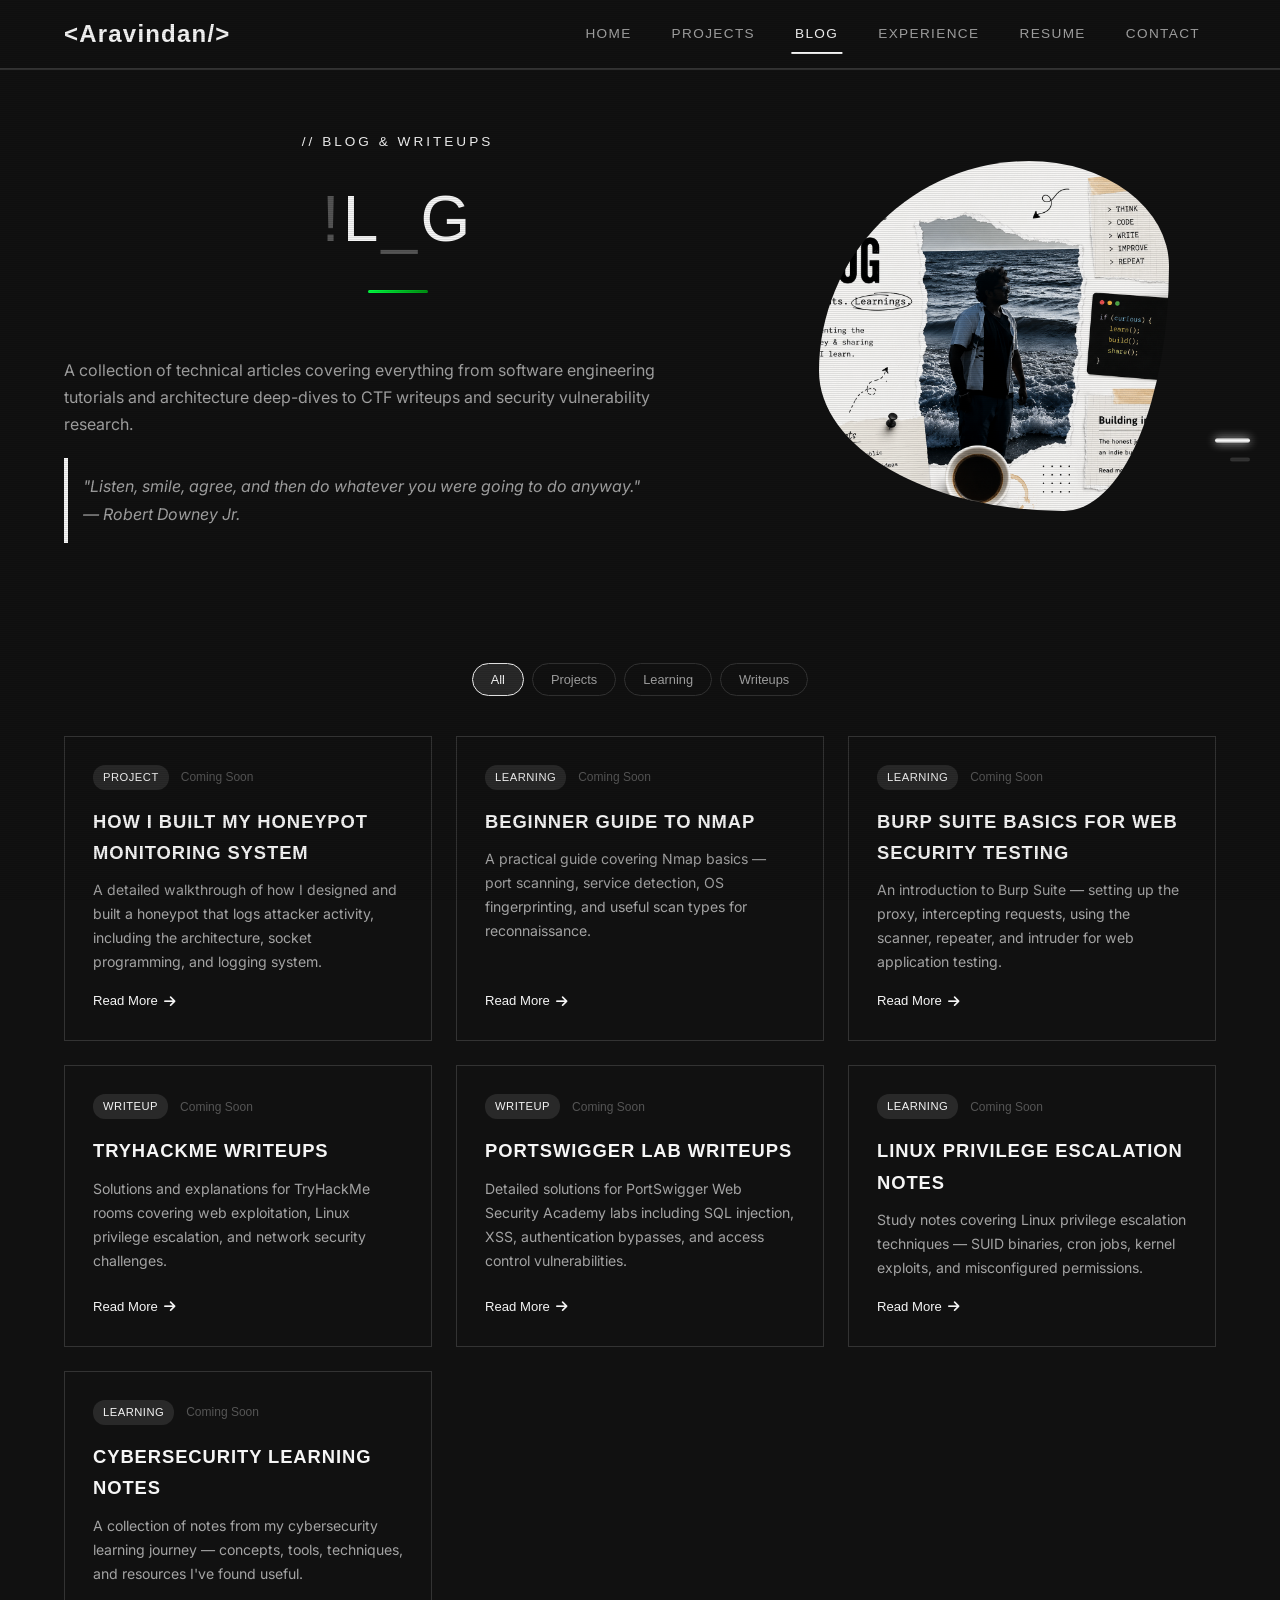
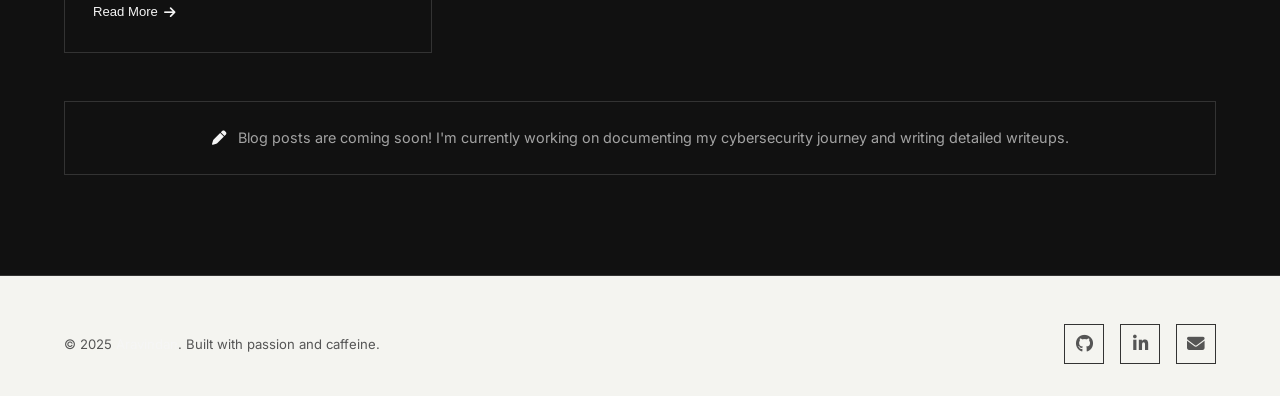
<file: blog.html>
<!DOCTYPE html>
<html lang="en">
<head>
  <meta charset="UTF-8">
  <meta name="viewport" content="width=device-width, initial-scale=1.0">
  <meta name="description" content="Aravindan's Blog — CTF writeups, cybersecurity notes, and project explanations.">
  <title>Blog & Writeups | Aravindan</title>
  <link rel="stylesheet" href="css/style.css">
  <link rel="stylesheet" href="https://cdnjs.cloudflare.com/ajax/libs/font-awesome/6.5.1/css/all.min.css">
</head>
<body>

  <!-- Navigation -->
  <nav class="navbar" id="navbar">
    <div class="nav-inner">
      <a href="index.html" class="nav-logo">&lt;<span>Aravindan</span>/&gt;</a>
      <div class="nav-links" id="nav-links">
        <a href="index.html">Home</a>
        <a href="projects.html">Projects</a>
        <a href="blog.html" class="active">Blog</a>
        <a href="experience.html">Experience</a>
        <a href="resume.html">Resume</a>
        <a href="contact.html">Contact</a>
      </div>
      <button class="nav-toggle" id="nav-toggle" aria-label="Toggle menu">
        <span></span><span></span><span></span>
      </button>
    </div>
  </nav>
  <div class="nav-overlay" id="nav-overlay"></div>

  <!-- Page Header -->
  <section class="section" id="blog-header" style="padding-top: calc(var(--nav-height) + 60px);">
    <div class="container">
      <div class="header-split-layout">
        <div class="header-text-content">
          <div class="section-header fade-in">
            <span class="section-label">// Blog & Writeups</span>
            <h1 class="section-title">Blog</h1>
            <div class="section-divider"></div>
          </div>
          <p class="fade-in" style="color: var(--text-secondary); max-width: 600px; margin-bottom: 20px;">
            A collection of technical articles covering everything from software engineering tutorials and architecture deep-dives to CTF writeups and security vulnerability research.
          </p>
          <blockquote class="fade-in" style="margin-top: 20px; border-left: 4px solid var(--accent); padding-left: 15px; font-style: italic; color: var(--text-secondary); max-width: 600px; padding: 15px;">
            "Listen, smile, agree, and then do whatever you were going to do anyway." <br>— Robert Downey Jr.
          </blockquote>
        </div>

        <div class="header-image-content fade-in-right">
          <div class="water-image-container">
            <!-- Save your square image as images/blog.png (800x800px) -->
            <img src="images/blog.png" alt="Blog">
          </div>
        </div>
      </div>
    </div>
  </section>

  <!-- Blog Grid -->
  <section class="section" id="blog" style="padding-top: 20px;">
    <div class="container">
      <div class="filter-bar fade-in">
        <button class="filter-btn active" data-filter="all">All</button>
        <button class="filter-btn" data-filter="project">Projects</button>
        <button class="filter-btn" data-filter="learning">Learning</button>
        <button class="filter-btn" data-filter="writeup">Writeups</button>
      </div>

      <div class="blog-grid">
        <!-- Blog 1 -->
        <div class="blog-card fade-in" data-category="project">
          <div class="blog-card-meta">
            <span class="blog-card-tag">Project</span>
            <span class="blog-card-date">Coming Soon</span>
          </div>
          <h3>How I Built My Honeypot Monitoring System</h3>
          <p>A detailed walkthrough of how I designed and built a honeypot that logs attacker activity, including the architecture, socket programming, and logging system.</p>
          <a href="blog_posts/sample-post.html" class="read-more">Read More <i class="fas fa-arrow-right"></i></a>
        </div>

        <!-- Blog 2 -->
        <div class="blog-card fade-in" data-category="learning">
          <div class="blog-card-meta">
            <span class="blog-card-tag">Learning</span>
            <span class="blog-card-date">Coming Soon</span>
          </div>
          <h3>Beginner Guide to Nmap</h3>
          <p>A practical guide covering Nmap basics — port scanning, service detection, OS fingerprinting, and useful scan types for reconnaissance.</p>
          <a href="blog_posts/sample-post.html" class="read-more">Read More <i class="fas fa-arrow-right"></i></a>
        </div>

        <!-- Blog 3 -->
        <div class="blog-card fade-in" data-category="learning">
          <div class="blog-card-meta">
            <span class="blog-card-tag">Learning</span>
            <span class="blog-card-date">Coming Soon</span>
          </div>
          <h3>Burp Suite Basics for Web Security Testing</h3>
          <p>An introduction to Burp Suite — setting up the proxy, intercepting requests, using the scanner, repeater, and intruder for web application testing.</p>
          <a href="blog_posts/sample-post.html" class="read-more">Read More <i class="fas fa-arrow-right"></i></a>
        </div>

        <!-- Blog 4 -->
        <div class="blog-card fade-in" data-category="writeup">
          <div class="blog-card-meta">
            <span class="blog-card-tag">Writeup</span>
            <span class="blog-card-date">Coming Soon</span>
          </div>
          <h3>TryHackMe Writeups</h3>
          <p>Solutions and explanations for TryHackMe rooms covering web exploitation, Linux privilege escalation, and network security challenges.</p>
          <a href="blog_posts/sample-post.html" class="read-more">Read More <i class="fas fa-arrow-right"></i></a>
        </div>

        <!-- Blog 5 -->
        <div class="blog-card fade-in" data-category="writeup">
          <div class="blog-card-meta">
            <span class="blog-card-tag">Writeup</span>
            <span class="blog-card-date">Coming Soon</span>
          </div>
          <h3>PortSwigger Lab Writeups</h3>
          <p>Detailed solutions for PortSwigger Web Security Academy labs including SQL injection, XSS, authentication bypasses, and access control vulnerabilities.</p>
          <a href="blog_posts/sample-post.html" class="read-more">Read More <i class="fas fa-arrow-right"></i></a>
        </div>

        <!-- Blog 6 -->
        <div class="blog-card fade-in" data-category="learning">
          <div class="blog-card-meta">
            <span class="blog-card-tag">Learning</span>
            <span class="blog-card-date">Coming Soon</span>
          </div>
          <h3>Linux Privilege Escalation Notes</h3>
          <p>Study notes covering Linux privilege escalation techniques — SUID binaries, cron jobs, kernel exploits, and misconfigured permissions.</p>
          <a href="blog_posts/sample-post.html" class="read-more">Read More <i class="fas fa-arrow-right"></i></a>
        </div>

        <!-- Blog 7 -->
        <div class="blog-card fade-in" data-category="learning">
          <div class="blog-card-meta">
            <span class="blog-card-tag">Learning</span>
            <span class="blog-card-date">Coming Soon</span>
          </div>
          <h3>Cybersecurity Learning Notes</h3>
          <p>A collection of notes from my cybersecurity learning journey — concepts, tools, techniques, and resources I've found useful.</p>
          <a href="blog_posts/sample-post.html" class="read-more">Read More <i class="fas fa-arrow-right"></i></a>
        </div>
      </div>

      <!-- Info note -->
      <div class="fade-in" style="text-align: center; margin-top: 48px; padding: 24px; background: var(--bg-card); border: 1px solid var(--border-color); border-radius: var(--radius-md);">
        <p style="color: var(--text-secondary); font-size: 0.9rem;">
          <i class="fas fa-pen" style="color: var(--accent); margin-right: 8px;"></i>
          Blog posts are coming soon! I'm currently working on documenting my cybersecurity journey and writing detailed writeups.
        </p>
      </div>
    </div>
  </section>

  <!-- Scroll Navigation (Right Side) -->
  <div class="scroll-nav">
    <div class="scroll-nav-line" data-target="#blog-header">
      <div class="scroll-nav-tooltip">Intro</div>
    </div>
    <div class="scroll-nav-line" data-target="#blog">
      <div class="scroll-nav-tooltip">Blog</div>
    </div>
  </div>

  <!-- Footer -->
  <footer class="footer">
    <div class="container">
      <div class="footer-inner">
        <div class="footer-copy">&copy; 2025 <span>Aravindan</span>. Built with passion and caffeine.</div>
        <div class="footer-links">
          <a href="https://github.com/Vortex-Scurge" target="_blank" aria-label="GitHub"><i class="fab fa-github"></i></a>
          <a href="https://www.linkedin.com/in/aravindan-ravichandran-2b2144337/" target="_blank" aria-label="LinkedIn"><i class="fab fa-linkedin-in"></i></a>
          <a href="mailto:aravinanravichandiran@gmail.com" aria-label="Email"><i class="fas fa-envelope"></i></a>
        </div>
      </div>
    </div>
  </footer>

  <script src="js/main.js"></script>
</body>
</html>
</file>
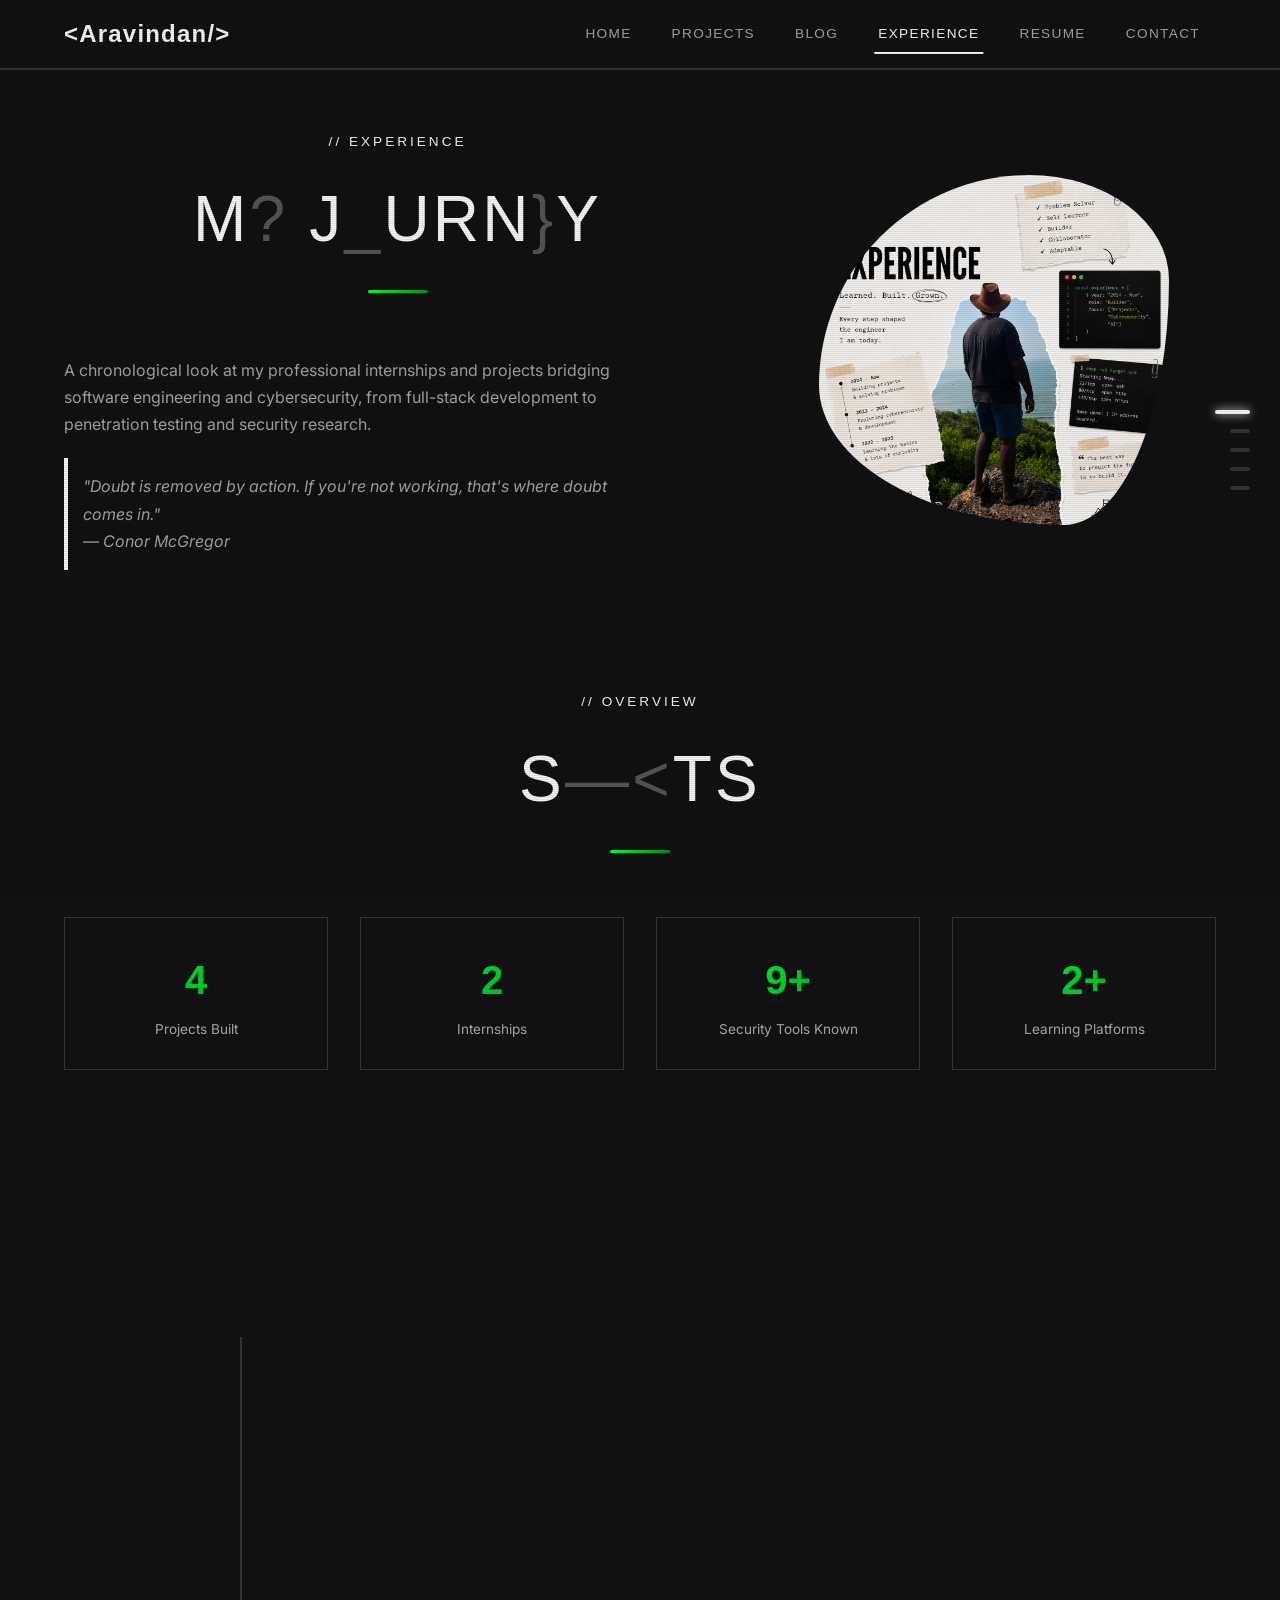
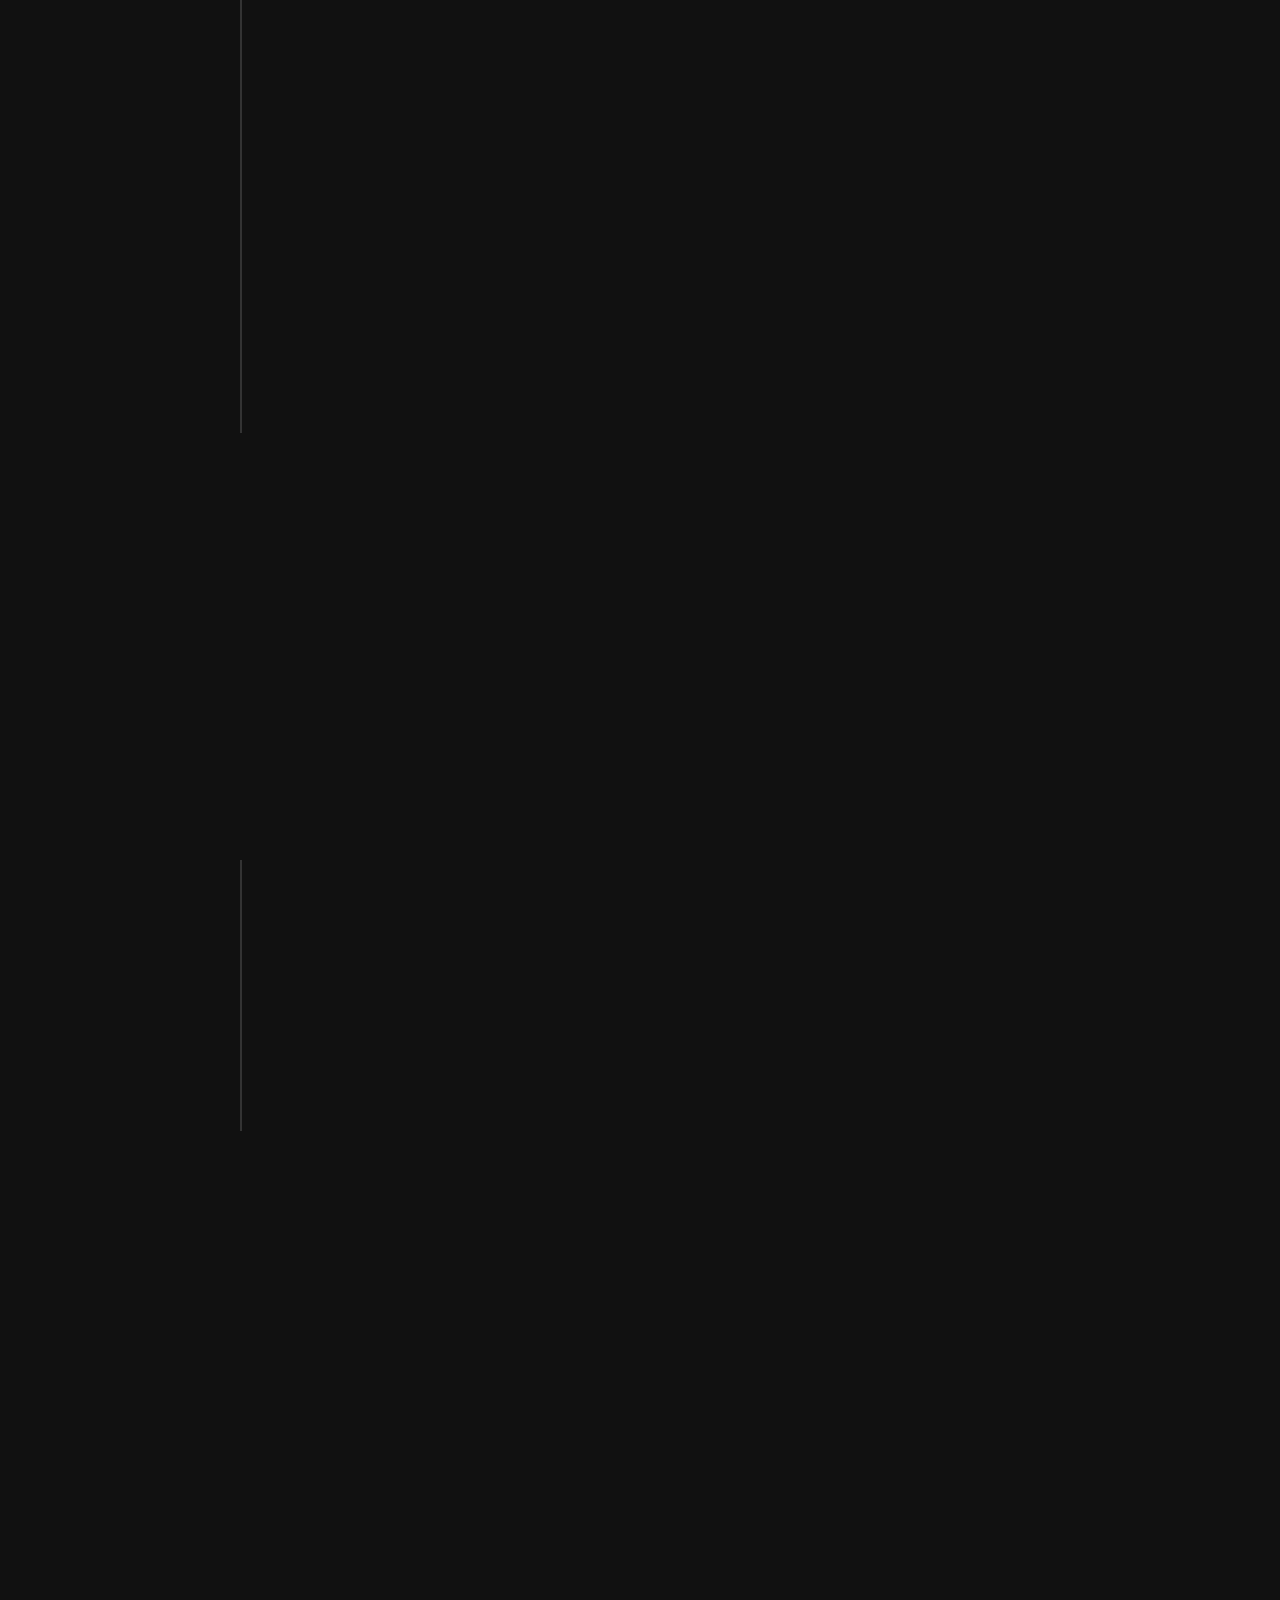
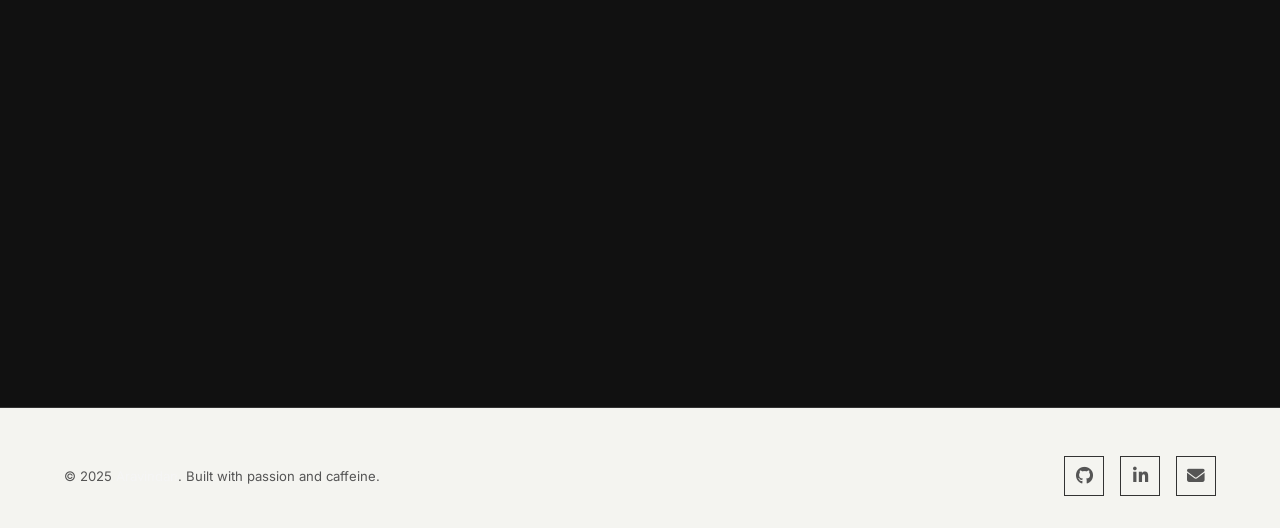
<file: experience.html>
<!DOCTYPE html>
<html lang="en">
<head>
  <meta charset="UTF-8">
  <meta name="viewport" content="width=device-width, initial-scale=1.0">
  <meta name="description" content="Aravindan's Experience — cybersecurity internship, self-learning, and platform practice.">
  <title>Experience | Aravindan</title>
  <link rel="stylesheet" href="css/style.css">
  <link rel="stylesheet" href="https://cdnjs.cloudflare.com/ajax/libs/font-awesome/6.5.1/css/all.min.css">
</head>
<body>

  <!-- Navigation -->
  <nav class="navbar" id="navbar">
    <div class="nav-inner">
      <a href="index.html" class="nav-logo">&lt;<span>Aravindan</span>/&gt;</a>
      <div class="nav-links" id="nav-links">
        <a href="index.html">Home</a>
        <a href="projects.html">Projects</a>
        <a href="blog.html">Blog</a>
        <a href="experience.html" class="active">Experience</a>
        <a href="resume.html">Resume</a>
        <a href="contact.html">Contact</a>
      </div>
      <button class="nav-toggle" id="nav-toggle" aria-label="Toggle menu">
        <span></span><span></span><span></span>
      </button>
    </div>
  </nav>
  <div class="nav-overlay" id="nav-overlay"></div>

  <!-- Page Header -->
  <section class="section" id="journey-header" style="padding-top: calc(var(--nav-height) + 60px);">
    <div class="container">
      <div class="header-split-layout">
        <div class="header-text-content">
          <div class="section-header fade-in">
            <span class="section-label">// Experience</span>
            <h1 class="section-title">My Journey</h1>
            <div class="section-divider"></div>
          </div>
          <p class="fade-in" style="color: var(--text-secondary); max-width: 600px; margin-bottom: 20px;">
            A chronological look at my professional internships and projects bridging software engineering and cybersecurity, from full-stack development to penetration testing and security research.
          </p>
          <blockquote class="fade-in" style="margin-top: 20px; border-left: 4px solid var(--accent); padding-left: 15px; font-style: italic; color: var(--text-secondary); max-width: 600px; padding: 15px;">
            "Doubt is removed by action. If you're not working, that's where doubt comes in." <br>— Conor McGregor
          </blockquote>
        </div>

        <div class="header-image-content fade-in-right">
          <div class="water-image-container">
            <!-- Save your square image as images/expi.png (800x800px) -->
            <img src="images/expi.png" alt="Experience">
          </div>
        </div>
      </div>
    </div>
  </section>

  <!-- Stats -->
  <section class="section" id="stats" style="padding-top: 20px; padding-bottom: 40px;">
    <div class="container">
      <div class="section-header fade-in">
        <span class="section-label">// Overview</span>
        <h2 class="section-title">Stats</h2>
        <div class="section-divider"></div>
      </div>
      <div class="exp-page-grid fade-in" style="grid-template-columns: repeat(4, 1fr);">
        <div class="exp-stat-card">
          <div class="exp-stat-number">4</div>
          <div class="exp-stat-label">Projects Built</div>
        </div>
        <div class="exp-stat-card">
          <div class="exp-stat-number">2</div>
          <div class="exp-stat-label">Internships</div>
        </div>
        <div class="exp-stat-card">
          <div class="exp-stat-number">9+</div>
          <div class="exp-stat-label">Security Tools Known</div>
        </div>
        <div class="exp-stat-card">
          <div class="exp-stat-number">2+</div>
          <div class="exp-stat-label">Learning Platforms</div>
        </div>
      </div>
    </div>
  </section>

  <!-- Internship -->
  <section class="section" id="work" style="padding-top: 0;">
    <div class="container">
      <div class="section-header fade-in">
        <span class="section-label">// Work</span>
        <h2 class="section-title">Internship</h2>
        <div class="section-divider"></div>
      </div>
      <div class="timeline">
        <div class="timeline-item fade-in">
          <span class="timeline-date">May 2026 – Present</span>
          <div class="timeline-card">
            <h3>AI Agent Dev Intern</h3>
            <div class="timeline-org">TheFenixAI</div>
            <p>Currently developing an agentic AI system for intelligent resume scoring using deep content awareness and contextual analysis. Orchestrating LLMs to automate complex parsing and evaluation workflows.</p>
            <div style="margin-top: 16px;">
              <a href="#" class="btn btn-ghost btn-sm" onclick="event.preventDefault();">
                <i class="fab fa-linkedin"></i> LinkedIn Post (Coming Soon)
              </a>
            </div>
          </div>
        </div>
        <div class="timeline-item fade-in">
          <span class="timeline-date">05 Nov 2024 – 28 Dec 2024</span>
          <div class="timeline-card">
            <h3>Cybersecurity Intern</h3>
            <div class="timeline-org">InternzValley</div>
            <p>Completed a cybersecurity internship focusing on ethical hacking fundamentals and security practices.</p>
            <ul>
              <li>Learned and practiced ethical hacking fundamentals</li>
              <li>Explored web application security basics</li>
              <li>Practiced vulnerability scanning techniques</li>
              <li>Worked with cybersecurity tools and Linux systems</li>
              <li>Practiced identifying common vulnerabilities and security issues</li>
            </ul>
            <div style="margin-top: 16px;">
              <a href="https://www.linkedin.com/posts/aravindan-ravichandran-2b2144337_cybersecurity-internship-learningjourney-ugcPost-7285497466328637440-fex6" target="_blank" class="btn btn-ghost btn-sm">
                <i class="fab fa-linkedin"></i> LinkedIn Post
              </a>
            </div>
          </div>
        </div>
      </div>
    </div>
  </section>

  <!-- Self-Learning -->
  <section class="section" id="self-learning">
    <div class="container">
      <div class="section-header fade-in">
        <span class="section-label">// Self-Learning</span>
        <h2 class="section-title">Independent Learning</h2>
        <div class="section-divider"></div>
      </div>
      <div class="timeline">
        <div class="timeline-item fade-in">
          <span class="timeline-date">2024 – Present</span>
          <div class="timeline-card">
            <h3>Cybersecurity Self-Learning</h3>
            <div class="timeline-org">Independent</div>
            <ul>
              <li>Learning ethical hacking, web application security, and network security through practical labs</li>
              <li>Building security tools and projects for hands-on experience</li>
              <li>Studying Linux systems, privilege escalation, and Python for security</li>
              <li>Learning bug bounty basics and vulnerability assessment techniques</li>
            </ul>
          </div>
        </div>
      </div>
    </div>
  </section>

  <!-- Platforms & Practice -->
  <section class="section" id="platforms">
    <div class="container">
      <div class="section-header fade-in">
        <span class="section-label">// Platforms</span>
        <h2 class="section-title">Learning Platforms</h2>
        <div class="section-divider"></div>
      </div>
      <div class="achievements-grid">
        <div class="achievement-card fade-in">
          <div class="achievement-icon">🏴</div>
          <div>
            <h4>TryHackMe</h4>
            <p>Regularly completing learning paths and practical labs related to web security, Linux, networking, and penetration testing.</p>
          </div>
        </div>
        <div class="achievement-card fade-in">
          <div class="achievement-icon">🔬</div>
          <div>
            <h4>PortSwigger Web Security Academy</h4>
            <p>Practicing web security labs including authentication vulnerabilities, XSS, SQL injection, and access control bypasses.</p>
          </div>
        </div>
        <div class="achievement-card fade-in">
          <div class="achievement-icon">🛠️</div>
          <div>
            <h4>Independent Security Projects</h4>
            <p>Building security-related projects such as honeypot systems and encryption tools to gain practical experience.</p>
          </div>
        </div>
        <div class="achievement-card fade-in">
          <div class="achievement-icon">📖</div>
          <div>
            <h4>Continuous Learning</h4>
            <p>Actively learning ethical hacking, red teaming concepts, Linux systems, and security tools through daily practice.</p>
          </div>
        </div>
      </div>
    </div>
  </section>

  <!-- Scroll Navigation (Right Side) -->
  <div class="scroll-nav">
    <div class="scroll-nav-line" data-target="#journey-header">
      <div class="scroll-nav-tooltip">Journey</div>
    </div>
    <div class="scroll-nav-line" data-target="#stats">
      <div class="scroll-nav-tooltip">Stats</div>
    </div>
    <div class="scroll-nav-line" data-target="#work">
      <div class="scroll-nav-tooltip">Work</div>
    </div>
    <div class="scroll-nav-line" data-target="#self-learning">
      <div class="scroll-nav-tooltip">Learning</div>
    </div>
    <div class="scroll-nav-line" data-target="#platforms">
      <div class="scroll-nav-tooltip">Platforms</div>
    </div>
  </div>

  <!-- Footer -->
  <footer class="footer">
    <div class="container">
      <div class="footer-inner">
        <div class="footer-copy">&copy; 2025 <span>Aravindan</span>. Built with passion and caffeine.</div>
        <div class="footer-links">
          <a href="https://github.com/Vortex-Scurge" target="_blank" aria-label="GitHub"><i class="fab fa-github"></i></a>
          <a href="https://www.linkedin.com/in/aravindan-ravichandran-2b2144337/" target="_blank" aria-label="LinkedIn"><i class="fab fa-linkedin-in"></i></a>
          <a href="mailto:aravinanravichandiran@gmail.com" aria-label="Email"><i class="fas fa-envelope"></i></a>
        </div>
      </div>
    </div>
  </footer>

  <script src="js/main.js"></script>
</body>
</html>
</file>
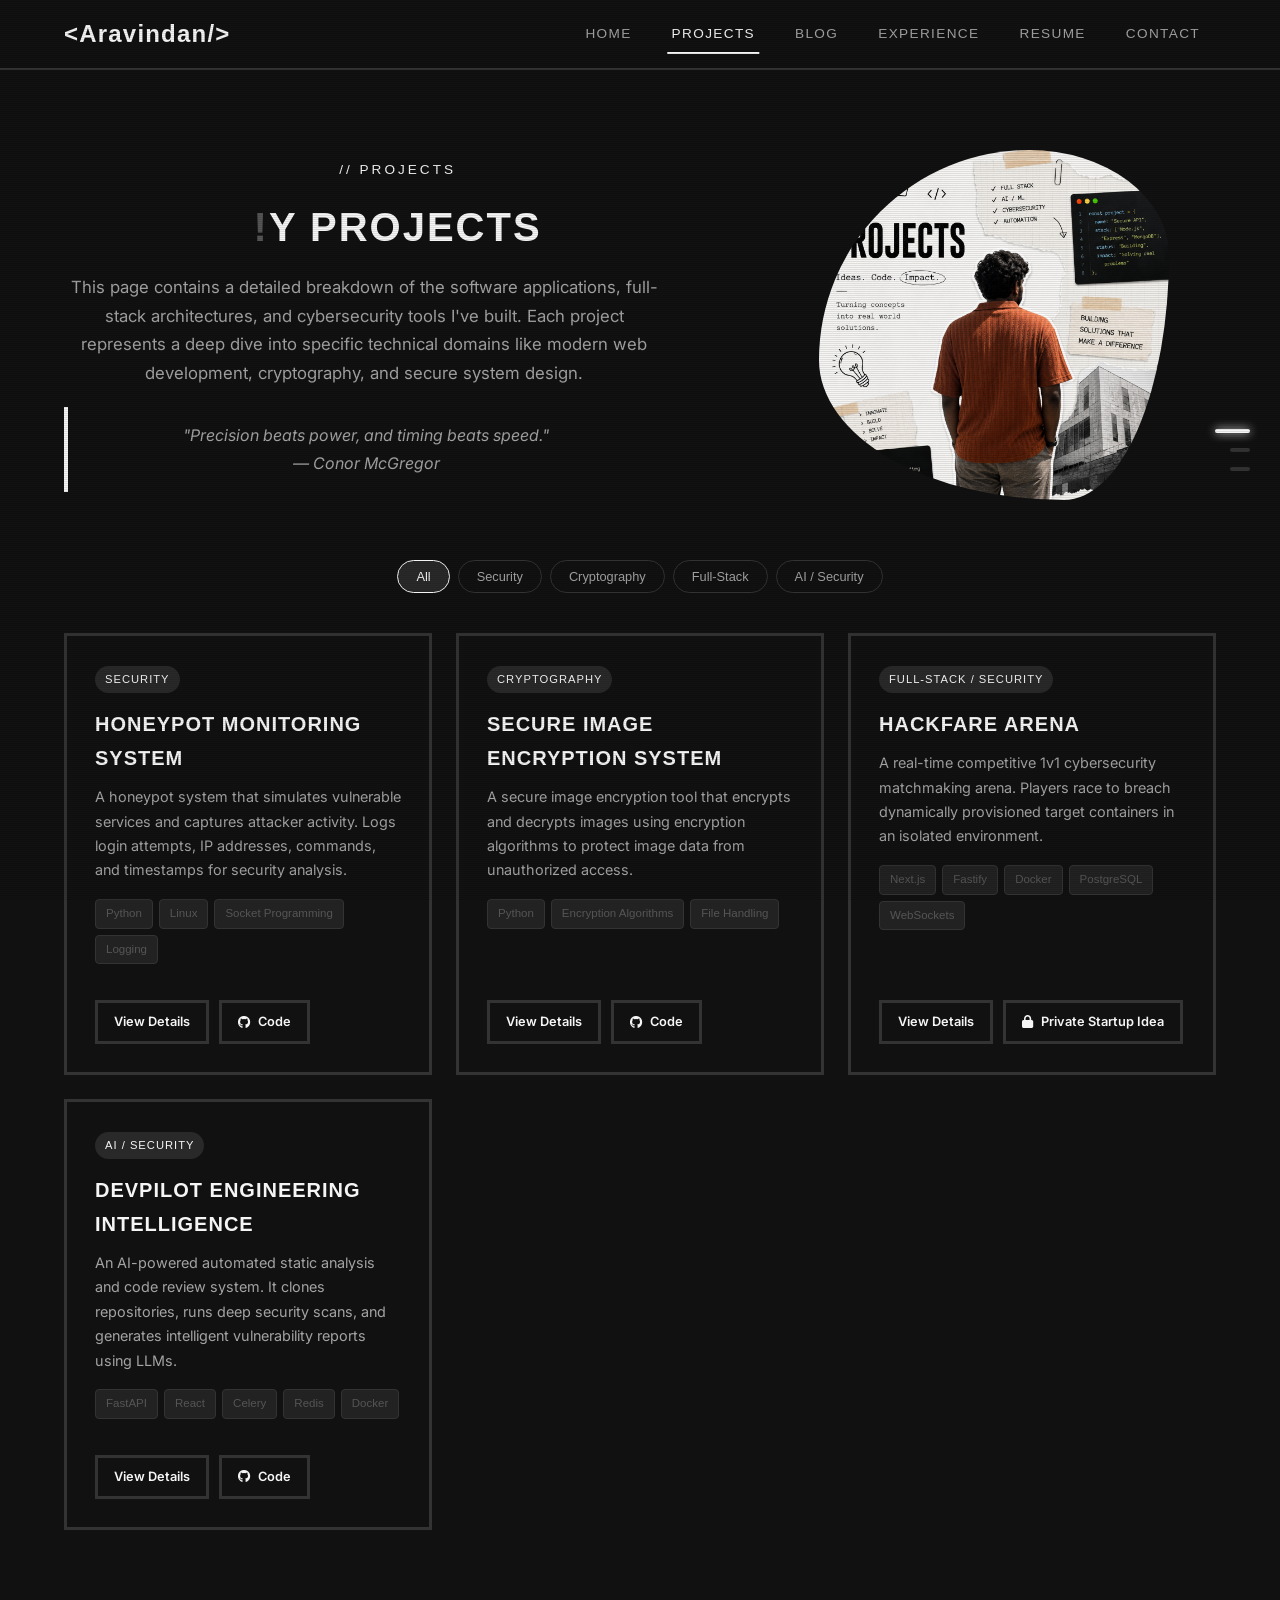
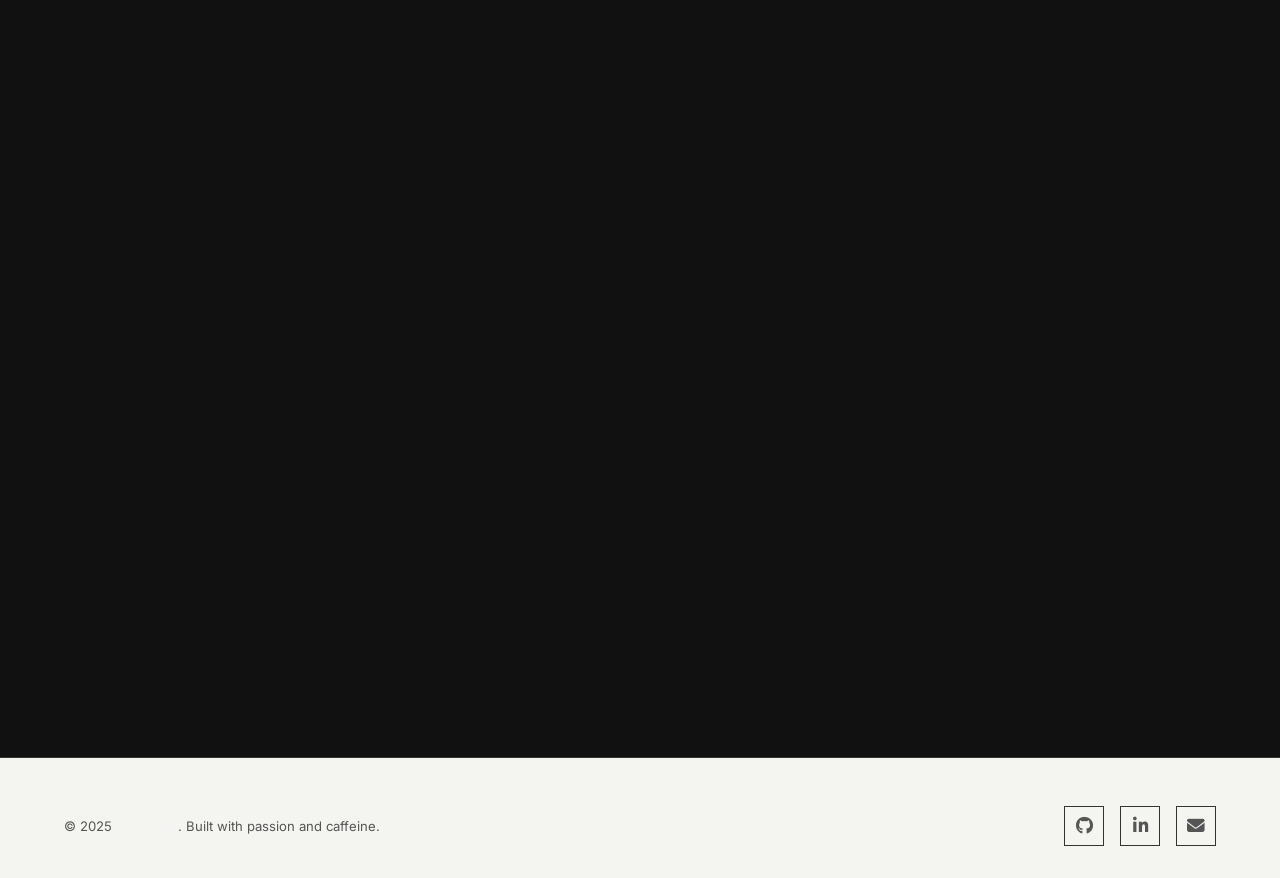
<file: projects.html>
<!DOCTYPE html>
<html lang="en">

<head>
  <meta charset="UTF-8">
  <meta name="viewport" content="width=device-width, initial-scale=1.0">
  <meta name="description"
    content="Aravindan's Projects — cybersecurity tools, security research, and encryption systems.">
  <title>Projects | Aravindan</title>
  <link rel="stylesheet" href="css/style.css">
  <link rel="stylesheet" href="https://cdnjs.cloudflare.com/ajax/libs/font-awesome/6.5.1/css/all.min.css">
</head>

<body>

  <!-- Navigation -->
  <nav class="navbar" id="navbar">
    <div class="nav-inner">
      <a href="index.html" class="nav-logo">&lt;<span>Aravindan</span>/&gt;</a>
      <div class="nav-links" id="nav-links">
        <a href="index.html">Home</a>
        <a href="projects.html" class="active">Projects</a>
        <a href="blog.html">Blog</a>
        <a href="experience.html">Experience</a>
        <a href="resume.html">Resume</a>
        <a href="contact.html">Contact</a>
      </div>
      <button class="nav-toggle" id="nav-toggle" aria-label="Toggle menu">
        <span></span><span></span><span></span>
      </button>
    </div>
  </nav>
  <div class="nav-overlay" id="nav-overlay"></div>

  <!-- Page Header -->
  <div class="page-header" style="padding-top: 150px;">
    <div class="container">
      <div class="header-split-layout">
        <div class="header-text-content">
          <span class="section-label">// Projects</span>
          <h1 class="page-title">My Projects</h1>
          <p class="fade-in" style="color: var(--text-secondary); max-width: 600px; margin-bottom: 20px;">
            This page contains a detailed breakdown of the software applications, full-stack architectures, and cybersecurity tools I've built. Each project represents a deep dive into specific technical domains like modern web development, cryptography, and secure system design.
          </p>
          <blockquote class="fade-in" style="margin-top: 20px; border-left: 4px solid var(--accent); padding-left: 15px; font-style: italic; color: var(--text-secondary); max-width: 600px; padding: 15px;">
            "Precision beats power, and timing beats speed." <br>— Conor McGregor
          </blockquote>
        </div>
        
        <div class="header-image-content fade-in-right">
          <div class="water-image-container">
            <!-- Save your square image as images/projects.png (800x800px) -->
            <img src="images/projects.png" alt="Projects">
          </div>
        </div>
      </div>
    </div>
  </div>

  <!-- Filter & Projects -->
  <section class="section" id="portfolio" style="padding-top: 20px;">
    <div class="container">
      <div class="filter-bar fade-in">
        <button class="filter-btn active" data-filter="all">All</button>
        <button class="filter-btn" data-filter="security">Security</button>
        <button class="filter-btn" data-filter="cryptography">Cryptography</button>
        <button class="filter-btn" data-filter="fullstack">Full-Stack</button>
        <button class="filter-btn" data-filter="ai">AI / Security</button>
      </div>

      <div class="projects-grid">
        <!-- Project 1: Honeypot -->
        <div class="project-card fade-in" data-category="security">
          <div class="project-card-header">
            <span class="project-card-badge">Security</span>
            <h3>Honeypot Monitoring System</h3>
            <p>A honeypot system that simulates vulnerable services and captures attacker activity. Logs login attempts,
              IP addresses, commands, and timestamps for security analysis.</p>
          </div>
          <div class="project-card-body">
            <div class="project-tech">
              <span>Python</span><span>Linux</span><span>Socket Programming</span><span>Logging</span>
            </div>
          </div>
          <div class="project-card-footer">
            <a href="projects/honeypot-monitoring-system.html" class="btn btn-primary btn-sm">View Details</a>
            <a href="https://github.com/Vortex-Scurge/Web_Honeypot.git" class="btn btn-outline btn-sm"
              title="GitHub link coming soon">
              <i class="fab fa-github"></i> Code
            </a>
          </div>
        </div>

        <!-- Project 2: Image Encryption -->
        <div class="project-card fade-in" data-category="cryptography">
          <div class="project-card-header">
            <span class="project-card-badge">Cryptography</span>
            <h3>Secure Image Encryption System</h3>
            <p>A secure image encryption tool that encrypts and decrypts images using encryption algorithms to protect
              image data from unauthorized access.</p>
          </div>
          <div class="project-card-body">
            <div class="project-tech">
              <span>Python</span><span>Encryption Algorithms</span><span>File Handling</span>
            </div>
          </div>
          <div class="project-card-footer">
            <a href="projects/secure-image-encryption.html" class="btn btn-primary btn-sm">View Details</a>
            <a href="https://github.com/Vortex-Scurge/secure-image-encryption" target="_blank"
              class="btn btn-outline btn-sm">
              <i class="fab fa-github"></i> Code
            </a>
          </div>
        </div>

        <!-- Project 3: HackFare -->
        <div class="project-card fade-in" data-category="fullstack">
          <div class="project-card-header">
            <span class="project-card-badge">Full-Stack / Security</span>
            <h3>HackFare Arena</h3>
            <p>A real-time competitive 1v1 cybersecurity matchmaking arena. Players race to breach dynamically provisioned target containers in an isolated environment.</p>
          </div>
          <div class="project-card-body">
            <div class="project-tech">
              <span>Next.js</span><span>Fastify</span><span>Docker</span><span>PostgreSQL</span><span>WebSockets</span>
            </div>
          </div>
          <div class="project-card-footer">
            <a href="projects/hackfare.html" class="btn btn-primary btn-sm">View Details</a>
            <a href="#" class="btn btn-outline btn-sm" onclick="event.preventDefault();" title="This code is private">
              <i class="fas fa-lock"></i> Private Startup Idea
            </a>
          </div>
        </div>

        <!-- Project 4: DevPilot -->
        <div class="project-card fade-in" data-category="ai">
          <div class="project-card-header">
            <span class="project-card-badge">AI / Security</span>
            <h3>DevPilot Engineering Intelligence</h3>
            <p>An AI-powered automated static analysis and code review system. It clones repositories, runs deep security scans, and generates intelligent vulnerability reports using LLMs.</p>
          </div>
          <div class="project-card-body">
            <div class="project-tech">
              <span>FastAPI</span><span>React</span><span>Celery</span><span>Redis</span><span>Docker</span>
            </div>
          </div>
          <div class="project-card-footer">
            <a href="projects/devpilot.html" class="btn btn-primary btn-sm">View Details</a>
            <a href="https://github.com/Vortex-Scurge/DevPilot.git" target="_blank" class="btn btn-outline btn-sm">
              <i class="fab fa-github"></i> Code
            </a>
          </div>
        </div>
      </div>

      <!-- Upcoming Projects -->
      </section>
      <section class="section" id="upcoming">
      <div style="margin-top: 60px;" class="container fade-in">
        <div class="section-header">
          <span class="section-label">// Coming Soon</span>
          <h2 class="section-title" style="font-size: 1.8rem;">Planned Projects</h2>
          <div class="section-divider"></div>
        </div>
        <div class="achievements-grid">
          <div class="achievement-card">
            <div class="achievement-icon">🔑</div>
            <div>
              <h4>Password Manager</h4>
              <p>Secure password manager with encryption and master password protection.</p>
            </div>
          </div>
          <div class="achievement-card">
            <div class="achievement-icon">🔍</div>
            <div>
              <h4>Port Scanner</h4>
              <p>Custom port scanning tool with service detection capabilities.</p>
            </div>
          </div>
          <div class="achievement-card">
            <div class="achievement-icon">🛡️</div>
            <div>
              <h4>Vulnerability Scanner</h4>
              <p>Automated vulnerability scanner for web applications.</p>
            </div>
          </div>
          <div class="achievement-card">
            <div class="achievement-icon">📡</div>
            <div>
              <h4>Network Monitor</h4>
              <p>Real-time network traffic monitoring and analysis tool.</p>
            </div>
          </div>
        </div>
      </div>
    </div>
  </section>

  <!-- Scroll Navigation (Right Side) -->
  <div class="scroll-nav">
    <div class="scroll-nav-line" data-target="#projects-header">
      <div class="scroll-nav-tooltip">Intro</div>
    </div>
    <div class="scroll-nav-line" data-target="#portfolio">
      <div class="scroll-nav-tooltip">Portfolio</div>
    </div>
    <div class="scroll-nav-line" data-target="#upcoming">
      <div class="scroll-nav-tooltip">Upcoming</div>
    </div>
  </div>

  <!-- Footer -->
  <footer class="footer">
    <div class="container">
      <div class="footer-inner">
        <div class="footer-copy">&copy; 2025 <span>Aravindan</span>. Built with passion and caffeine.</div>
        <div class="footer-links">
          <a href="https://github.com/Vortex-Scurge" target="_blank" aria-label="GitHub"><i
              class="fab fa-github"></i></a>
          <a href="https://www.linkedin.com/in/aravindan-ravichandran-2b2144337/" target="_blank"
            aria-label="LinkedIn"><i class="fab fa-linkedin-in"></i></a>
          <a href="mailto:aravinanravichandiran@gmail.com" aria-label="Email"><i class="fas fa-envelope"></i></a>
        </div>
      </div>
    </div>
  </footer>

  <script src="js/main.js"></script>
</body>

</html>
</file>
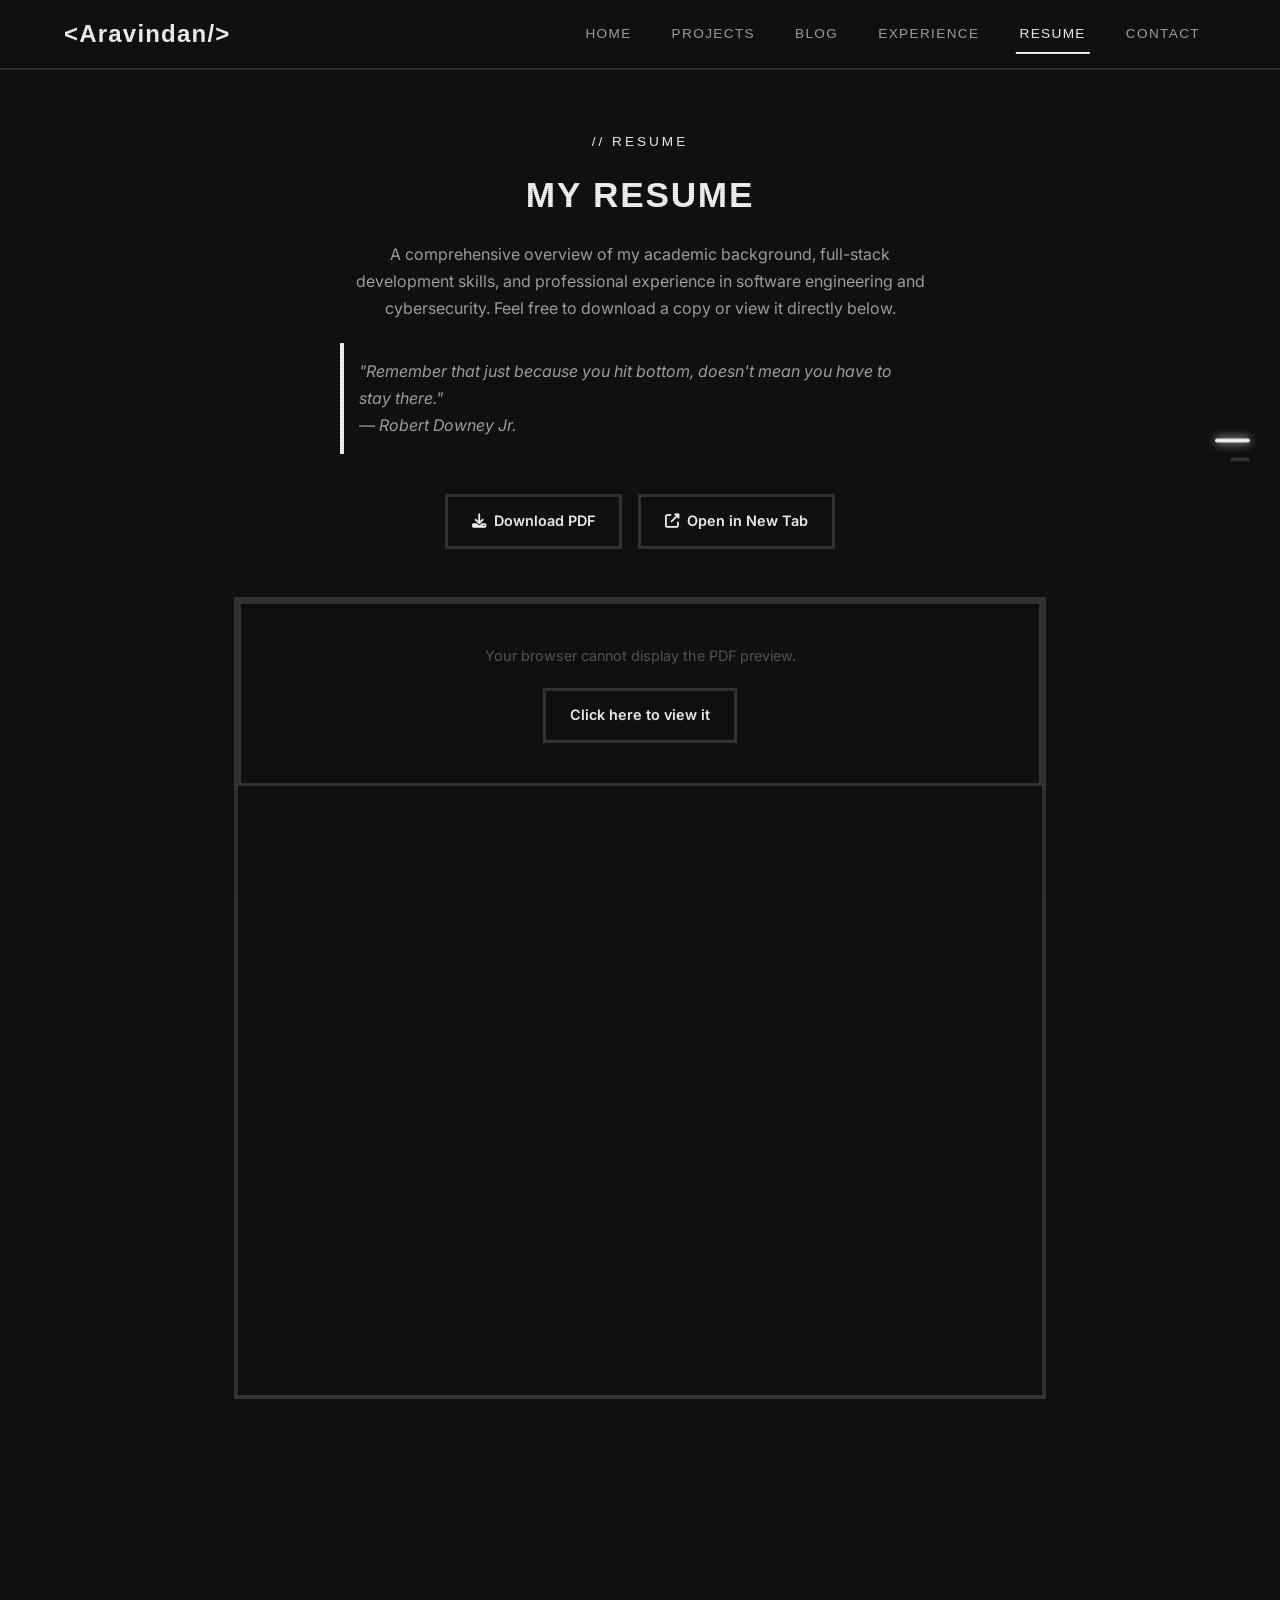
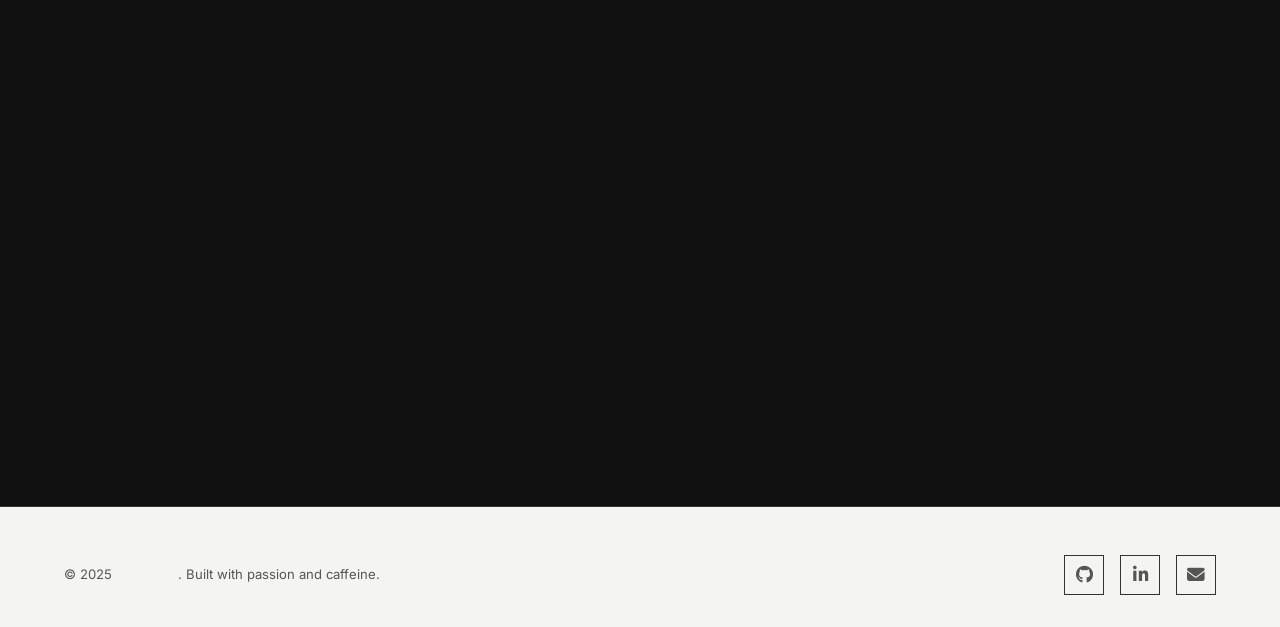
<file: resume.html>
<!DOCTYPE html>
<html lang="en">
<head>
  <meta charset="UTF-8">
  <meta name="viewport" content="width=device-width, initial-scale=1.0">
  <meta name="description" content="Aravindan's Resume — download or view my resume.">
  <title>Resume | Aravindan</title>
  <link rel="stylesheet" href="css/style.css">
  <link rel="stylesheet" href="https://cdnjs.cloudflare.com/ajax/libs/font-awesome/6.5.1/css/all.min.css">
</head>
<body>

  <!-- Navigation -->
  <nav class="navbar" id="navbar">
    <div class="nav-inner">
      <a href="index.html" class="nav-logo">&lt;<span>Aravindan</span>/&gt;</a>
      <div class="nav-links" id="nav-links">
        <a href="index.html">Home</a>
        <a href="projects.html">Projects</a>
        <a href="blog.html">Blog</a>
        <a href="experience.html">Experience</a>
        <a href="resume.html" class="active">Resume</a>
        <a href="contact.html">Contact</a>
      </div>
      <button class="nav-toggle" id="nav-toggle" aria-label="Toggle menu">
        <span></span><span></span><span></span>
      </button>
    </div>
  </nav>
  <div class="nav-overlay" id="nav-overlay"></div>

  <!-- Resume -->
  <section class="resume-container section" id="resume">
    <div class="container">
      <span class="section-label">// Resume</span>
      <h1>My Resume</h1>
      <p class="fade-in resume-desc" style="max-width: 600px; margin: 0 auto; margin-bottom: 20px;">
        A comprehensive overview of my academic background, full-stack development skills, and professional experience in software engineering and cybersecurity. Feel free to download a copy or view it directly below.
      </p>
      <blockquote class="fade-in" style="margin: 0 auto; margin-bottom: 40px; border-left: 4px solid var(--accent); padding-left: 15px; font-style: italic; color: var(--text-secondary); max-width: 600px; padding: 15px; text-align: left;">
        "Remember that just because you hit bottom, doesn't mean you have to stay there." <br>— Robert Downey Jr.
      </blockquote>

      <!-- RESUME BUTTONS — update href to your resume file path -->
      <div class="resume-actions fade-in">
        <a href="images/resume.pdf" download="Aravindan_Resume.pdf" class="btn btn-primary">
          <i class="fas fa-download"></i> Download PDF
        </a>
        <a href="images/resume.pdf" target="_blank" class="btn btn-outline">
          <i class="fas fa-external-link-alt"></i> Open in New Tab
        </a>
      </div>

      <!-- RESUME PREVIEW -->
      <div class="resume-preview fade-in">
        <object data="images/resume.pdf" type="application/pdf" style="width:100%; height:800px; border:3px solid var(--border-color); border-radius:0;">
          <div style="padding: 40px; text-align: center; border: 3px solid var(--border-color);">
            <p>Your browser cannot display the PDF preview.</p>
            <a href="images/resume.pdf" target="_blank" class="btn btn-primary" style="margin-top: 20px;">Click here to view it</a>
          </div>
        </object>
      </div>

      <!-- Quick Summary -->
      </section>
      <section class="section" id="summary" style="padding-top: 60px; text-align: left;">
        <div class="container">
        <div class="section-header fade-in">
          <span class="section-label">// Quick Summary</span>
          <h2 class="section-title" style="font-size: 1.8rem;">Highlights</h2>
          <div class="section-divider"></div>
        </div>
        <div class="skills-grid">
          <div class="skill-category fade-in">
            <div class="skill-category-header">
              <div class="skill-category-icon">🎓</div>
              <h3>Education</h3>
            </div>
            <p style="color: var(--text-secondary); font-size: 0.9rem;">
              <strong style="color: var(--text-primary);">B.Tech in Computer Science and Engineering</strong><br>
              National Institute of Technology Puducherry • 2024 – 2028
            </p>
          </div>
          <div class="skill-category fade-in">
            <div class="skill-category-header">
              <div class="skill-category-icon">💼</div>
              <h3>Experience</h3>
            </div>
            <p style="color: var(--text-secondary); font-size: 0.9rem;">
              <strong style="color: var(--text-primary);">Cybersecurity Intern</strong> — InternzValley<br>
              <strong style="color: var(--text-primary);">Independent Cybersecurity Learning</strong> — Self-Learning
            </p>
          </div>
          <div class="skill-category fade-in">
            <div class="skill-category-header">
              <div class="skill-category-icon">🔐</div>
              <h3>Key Skills</h3>
            </div>
            <div class="skill-tags">
              <span class="skill-tag">Python</span>
              <span class="skill-tag">Web Security</span>
              <span class="skill-tag">Nmap</span>
              <span class="skill-tag">Burp Suite</span>
              <span class="skill-tag">Linux</span>
              <span class="skill-tag">Flask</span>
            </div>
          </div>
        </div>
      </div>
        </div>
        </div>
      </section>

  <!-- Scroll Navigation (Right Side) -->
  <div class="scroll-nav">
    <div class="scroll-nav-line" data-target="#resume">
      <div class="scroll-nav-tooltip">Resume</div>
    </div>
    <div class="scroll-nav-line" data-target="#summary">
      <div class="scroll-nav-tooltip">Summary</div>
    </div>
  </div>

  <!-- Footer -->
  <footer class="footer" style="margin-top: 60px;">
    <div class="container">
      <div class="footer-inner">
        <div class="footer-copy">&copy; 2025 <span>Aravindan</span>. Built with passion and caffeine.</div>
        <div class="footer-links">
          <a href="https://github.com/Vortex-Scurge" target="_blank" aria-label="GitHub"><i class="fab fa-github"></i></a>
          <a href="https://www.linkedin.com/in/aravindan-ravichandran-2b2144337/" target="_blank" aria-label="LinkedIn"><i class="fab fa-linkedin-in"></i></a>
          <a href="mailto:aravinanravichandiran@gmail.com" aria-label="Email"><i class="fas fa-envelope"></i></a>
        </div>
      </div>
    </div>
  </footer>

  <script src="js/main.js"></script>
</body>
</html>
</file>
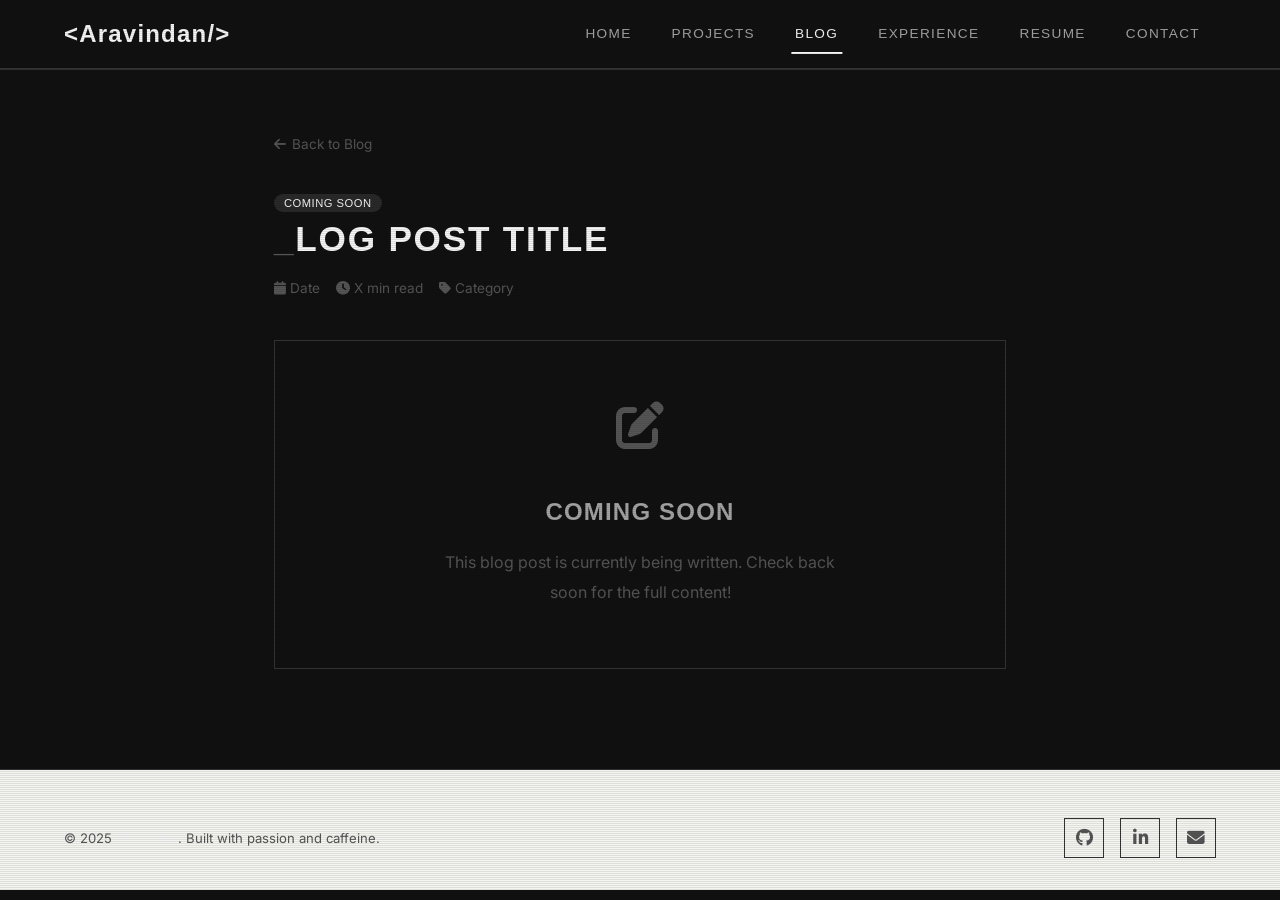
<file: blog_posts/sample-post.html>
<!DOCTYPE html>
<html lang="en">
<head>
  <meta charset="UTF-8">
  <meta name="viewport" content="width=device-width, initial-scale=1.0">
  <meta name="description" content="Blog post template — cybersecurity writeup by Aravindan.">
  <title>Blog Post | Aravindan</title>
  <link rel="stylesheet" href="../css/style.css">
  <link rel="stylesheet" href="https://cdnjs.cloudflare.com/ajax/libs/font-awesome/6.5.1/css/all.min.css">
</head>
<body>

  <!-- Navigation -->
  <nav class="navbar" id="navbar">
    <div class="nav-inner">
      <a href="../index.html" class="nav-logo">&lt;<span>Aravindan</span>/&gt;</a>
      <div class="nav-links" id="nav-links">
        <a href="../index.html">Home</a>
        <a href="../projects.html">Projects</a>
        <a href="../blog.html" class="active">Blog</a>
        <a href="../experience.html">Experience</a>
        <a href="../resume.html">Resume</a>
        <a href="../contact.html">Contact</a>
      </div>
      <button class="nav-toggle" id="nav-toggle" aria-label="Toggle menu">
        <span></span><span></span><span></span>
      </button>
    </div>
  </nav>
  <div class="nav-overlay" id="nav-overlay"></div>

  <!-- Blog Post -->
  <article class="blog-post">
    <div class="container">
      <a href="../blog.html" class="back-link">
        <i class="fas fa-arrow-left"></i> Back to Blog
      </a>

      <header class="blog-post-header fade-in">
        <span class="blog-card-tag">Coming Soon</span>
        <h1>Blog Post Title</h1>
        <div class="blog-post-meta">
          <span><i class="fas fa-calendar"></i> Date</span>
          <span><i class="fas fa-clock"></i> X min read</span>
          <span><i class="fas fa-tag"></i> Category</span>
        </div>
      </header>

      <div class="blog-post-content fade-in">
        <div style="text-align: center; padding: 60px 20px; background: var(--bg-card); border: 1px solid var(--border-color); border-radius: var(--radius-md);">
          <i class="fas fa-pen-to-square" style="font-size: 3rem; color: var(--text-muted); margin-bottom: 20px; display: block;"></i>
          <h2 style="color: var(--text-secondary); margin-bottom: 12px;">Coming Soon</h2>
          <p style="color: var(--text-muted); max-width: 400px; margin: 0 auto;">
            This blog post is currently being written. Check back soon for the full content!
          </p>
        </div>
      </div>
    </div>
  </article>

  <!-- Footer -->
  <footer class="footer">
    <div class="container">
      <div class="footer-inner">
        <div class="footer-copy">&copy; 2025 <span>Aravindan</span>. Built with passion and caffeine.</div>
        <div class="footer-links">
          <a href="https://github.com/Vortex-Scurge" target="_blank" aria-label="GitHub"><i class="fab fa-github"></i></a>
          <a href="https://www.linkedin.com/in/aravindan-ravichandran-2b2144337/" target="_blank" aria-label="LinkedIn"><i class="fab fa-linkedin-in"></i></a>
          <a href="mailto:aravinanravichandiran@gmail.com" aria-label="Email"><i class="fas fa-envelope"></i></a>
        </div>
      </div>
    </div>
  </footer>

  <script src="../js/main.js"></script>
</body>
</html>
</file>
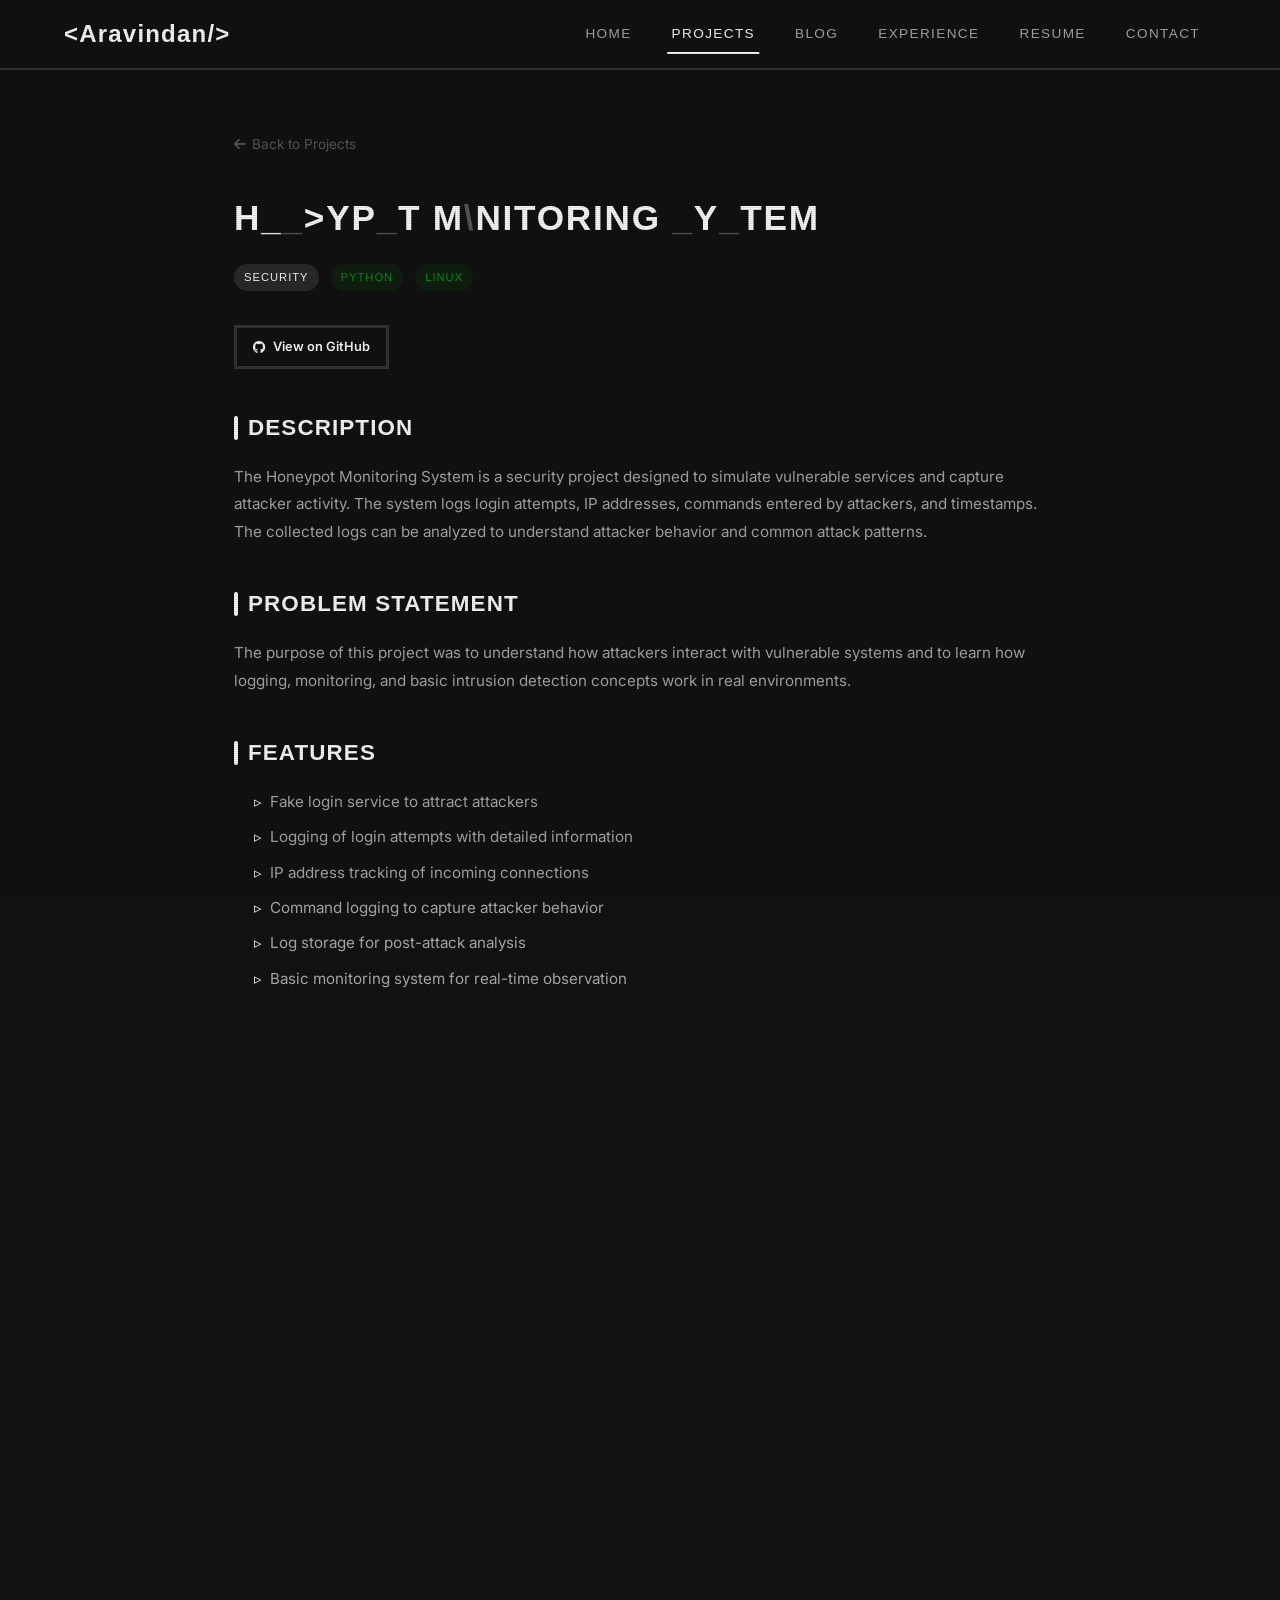
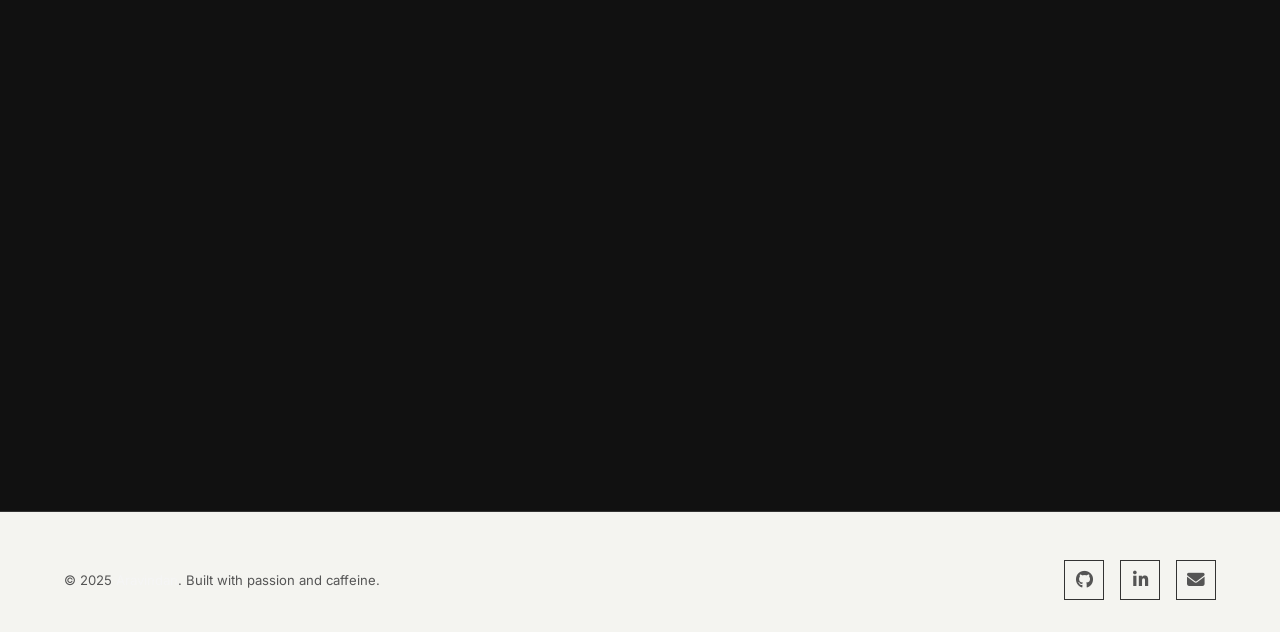
<file: projects/honeypot-monitoring-system.html>
<!DOCTYPE html>
<html lang="en">

<head>
  <meta charset="UTF-8">
  <meta name="viewport" content="width=device-width, initial-scale=1.0">
  <meta name="description"
    content="Honeypot Monitoring System — a security project that simulates vulnerable services and logs attacker activity.">
  <title>Honeypot Monitoring System | Aravindan</title>
  <link rel="stylesheet" href="../css/style.css">
  <link rel="stylesheet" href="https://cdnjs.cloudflare.com/ajax/libs/font-awesome/6.5.1/css/all.min.css">
</head>

<body>

  <!-- Navigation -->
  <nav class="navbar" id="navbar">
    <div class="nav-inner">
      <a href="../index.html" class="nav-logo">&lt;<span>Aravindan</span>/&gt;</a>
      <div class="nav-links" id="nav-links">
        <a href="../index.html">Home</a>
        <a href="../projects.html" class="active">Projects</a>
        <a href="../blog.html">Blog</a>
        <a href="../experience.html">Experience</a>
        <a href="../resume.html">Resume</a>
        <a href="../contact.html">Contact</a>
      </div>
      <button class="nav-toggle" id="nav-toggle" aria-label="Toggle menu">
        <span></span><span></span><span></span>
      </button>
    </div>
  </nav>
  <div class="nav-overlay" id="nav-overlay"></div>

  <!-- Project Detail -->
  <div class="project-detail">
    <div class="container">
      <a href="../projects.html" class="back-link">
        <i class="fas fa-arrow-left"></i> Back to Projects
      </a>

      <div class="project-detail-header fade-in">
        <h1>Honeypot Monitoring System</h1>
        <div class="project-detail-meta">
          <span class="project-card-badge">Security</span>
          <span class="project-card-badge"
            style="background: var(--accent-secondary-dim); color: var(--accent-secondary);">Python</span>
          <span class="project-card-badge"
            style="background: var(--accent-secondary-dim); color: var(--accent-secondary);">Linux</span>
        </div>
        <div style="display: flex; gap: 12px;">
          <!-- Update href when GitHub link is available -->
          <a href="https://github.com/Vortex-Scurge/Web_Honeypot.git" class="btn btn-primary btn-sm"
            title="GitHub link will be added soon">
            <i class="fab fa-github"></i> View on GitHub
          </a>
        </div>
      </div>

      <div class="project-detail-section fade-in">
        <h2>Description</h2>
        <p>
          The Honeypot Monitoring System is a security project designed to simulate vulnerable services
          and capture attacker activity. The system logs login attempts, IP addresses, commands entered
          by attackers, and timestamps. The collected logs can be analyzed to understand attacker
          behavior and common attack patterns.
        </p>
      </div>

      <div class="project-detail-section fade-in">
        <h2>Problem Statement</h2>
        <p>
          The purpose of this project was to understand how attackers interact with vulnerable systems
          and to learn how logging, monitoring, and basic intrusion detection concepts work in real
          environments.
        </p>
      </div>

      <div class="project-detail-section fade-in">
        <h2>Features</h2>
        <ul>
          <li>Fake login service to attract attackers</li>
          <li>Logging of login attempts with detailed information</li>
          <li>IP address tracking of incoming connections</li>
          <li>Command logging to capture attacker behavior</li>
          <li>Log storage for post-attack analysis</li>
          <li>Basic monitoring system for real-time observation</li>
        </ul>
      </div>

      <div class="project-detail-section fade-in">
        <h2>Tech Stack</h2>
        <div class="project-tech" style="margin-top: 12px;">
          <span>Python</span><span>Linux</span><span>Socket Programming</span><span>Logging</span>
        </div>
      </div>

      <div class="project-detail-section fade-in">
        <h2>Screenshots</h2>
        <div class="project-screenshots">
          <!-- Add screenshots: save images in images/ folder, reference as ../images/filename.png -->
          <div
            style="background: var(--bg-tertiary); border: 1px solid var(--border-color); border-radius: var(--radius-md); height: 200px; display: flex; align-items: center; justify-content: center; color: var(--text-muted); font-size: 0.85rem;">
            <i class="fas fa-image" style="margin-right: 8px;"></i> Add screenshot: ../images/honeypot-1.png
          </div>
          <div
            style="background: var(--bg-tertiary); border: 1px solid var(--border-color); border-radius: var(--radius-md); height: 200px; display: flex; align-items: center; justify-content: center; color: var(--text-muted); font-size: 0.85rem;">
            <i class="fas fa-image" style="margin-right: 8px;"></i> Add screenshot: ../images/honeypot-2.png
          </div>
        </div>
      </div>

      <div class="project-detail-section fade-in">
        <h2>What I Learned</h2>
        <ul>
          <li>Socket programming and server handling in Python</li>
          <li>Implementing logging systems for security events</li>
          <li>Network interaction and connection handling</li>
          <li>Understanding attacker behavior and attack patterns</li>
          <li>Security monitoring basics and intrusion detection concepts</li>
        </ul>
      </div>

      <div class="project-detail-section fade-in">
        <h2>Future Improvements</h2>
        <ul>
          <li>Add SSH honeypot to capture more attack types</li>
          <li>Add web honeypot with fake login pages</li>
          <li>Create a dashboard for log visualization and analytics</li>
          <li>Add email alerts for detected attacks</li>
          <li>Add GeoIP tracking to map attacker locations</li>
          <li>Run multiple honeypot services simultaneously</li>
        </ul>
      </div>
    </div>
  </div>

  <!-- Footer -->
  <footer class="footer">
    <div class="container">
      <div class="footer-inner">
        <div class="footer-copy">&copy; 2025 <span>Aravindan</span>. Built with passion and caffeine.</div>
        <div class="footer-links">
          <a href="https://github.com/Vortex-Scurge" target="_blank" aria-label="GitHub"><i
              class="fab fa-github"></i></a>
          <a href="https://www.linkedin.com/in/aravindan-ravichandran-2b2144337/" target="_blank"
            aria-label="LinkedIn"><i class="fab fa-linkedin-in"></i></a>
          <a href="mailto:aravinanravichandiran@gmail.com" aria-label="Email"><i class="fas fa-envelope"></i></a>
        </div>
      </div>
    </div>
  </footer>

  <script src="../js/main.js"></script>
</body>

</html>
</file>
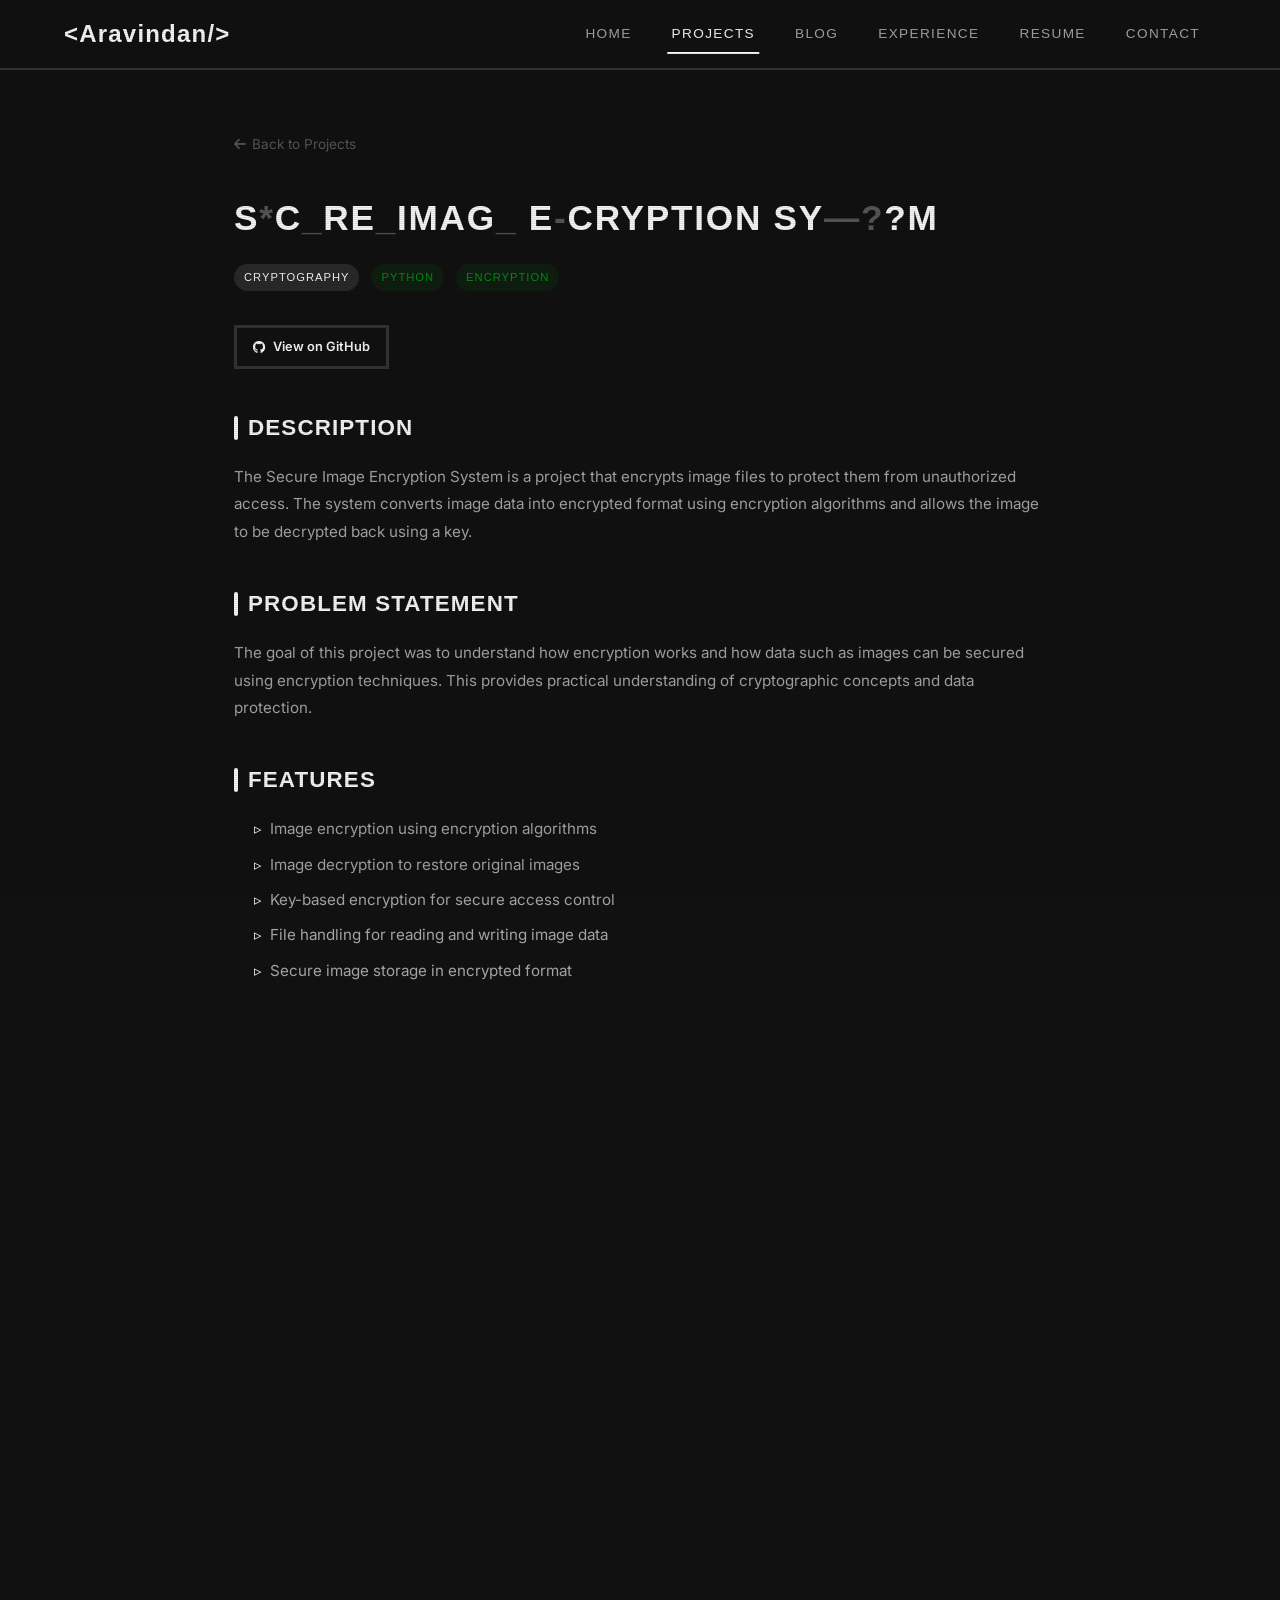
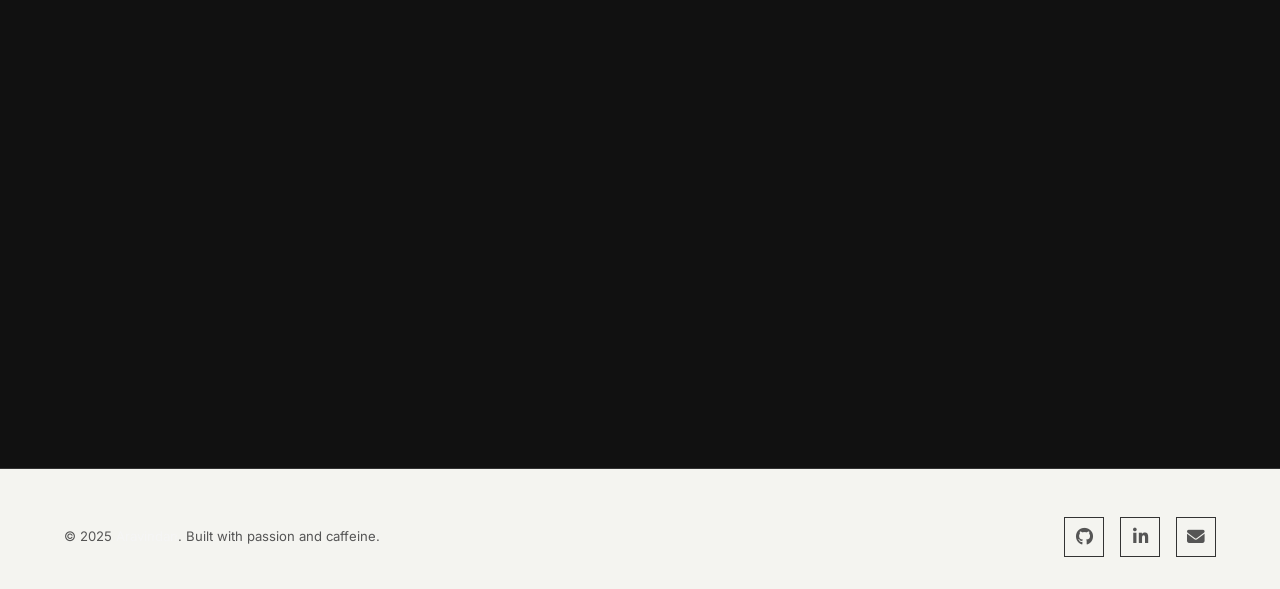
<file: projects/secure-image-encryption.html>
<!DOCTYPE html>
<html lang="en">
<head>
  <meta charset="UTF-8">
  <meta name="viewport" content="width=device-width, initial-scale=1.0">
  <meta name="description" content="Secure Image Encryption System — encrypts and decrypts images using encryption algorithms.">
  <title>Secure Image Encryption System | Aravindan</title>
  <link rel="stylesheet" href="../css/style.css">
  <link rel="stylesheet" href="https://cdnjs.cloudflare.com/ajax/libs/font-awesome/6.5.1/css/all.min.css">
</head>
<body>

  <!-- Navigation -->
  <nav class="navbar" id="navbar">
    <div class="nav-inner">
      <a href="../index.html" class="nav-logo">&lt;<span>Aravindan</span>/&gt;</a>
      <div class="nav-links" id="nav-links">
        <a href="../index.html">Home</a>
        <a href="../projects.html" class="active">Projects</a>
        <a href="../blog.html">Blog</a>
        <a href="../experience.html">Experience</a>
        <a href="../resume.html">Resume</a>
        <a href="../contact.html">Contact</a>
      </div>
      <button class="nav-toggle" id="nav-toggle" aria-label="Toggle menu">
        <span></span><span></span><span></span>
      </button>
    </div>
  </nav>
  <div class="nav-overlay" id="nav-overlay"></div>

  <!-- Project Detail -->
  <div class="project-detail">
    <div class="container">
      <a href="../projects.html" class="back-link">
        <i class="fas fa-arrow-left"></i> Back to Projects
      </a>

      <div class="project-detail-header fade-in">
        <h1>Secure Image Encryption System</h1>
        <div class="project-detail-meta">
          <span class="project-card-badge">Cryptography</span>
          <span class="project-card-badge" style="background: var(--accent-secondary-dim); color: var(--accent-secondary);">Python</span>
          <span class="project-card-badge" style="background: var(--accent-secondary-dim); color: var(--accent-secondary);">Encryption</span>
        </div>
        <div style="display: flex; gap: 12px;">
          <a href="https://github.com/Vortex-Scurge/secure-image-encryption" target="_blank" class="btn btn-primary btn-sm">
            <i class="fab fa-github"></i> View on GitHub
          </a>
        </div>
      </div>

      <div class="project-detail-section fade-in">
        <h2>Description</h2>
        <p>
          The Secure Image Encryption System is a project that encrypts image files to protect them
          from unauthorized access. The system converts image data into encrypted format using
          encryption algorithms and allows the image to be decrypted back using a key.
        </p>
      </div>

      <div class="project-detail-section fade-in">
        <h2>Problem Statement</h2>
        <p>
          The goal of this project was to understand how encryption works and how data such as images
          can be secured using encryption techniques. This provides practical understanding of
          cryptographic concepts and data protection.
        </p>
      </div>

      <div class="project-detail-section fade-in">
        <h2>Features</h2>
        <ul>
          <li>Image encryption using encryption algorithms</li>
          <li>Image decryption to restore original images</li>
          <li>Key-based encryption for secure access control</li>
          <li>File handling for reading and writing image data</li>
          <li>Secure image storage in encrypted format</li>
        </ul>
      </div>

      <div class="project-detail-section fade-in">
        <h2>Tech Stack</h2>
        <div class="project-tech" style="margin-top: 12px;">
          <span>Python</span><span>Encryption Algorithms</span><span>File Handling</span>
        </div>
      </div>

      <div class="project-detail-section fade-in">
        <h2>Screenshots</h2>
        <div class="project-screenshots">
          <div style="background: var(--bg-tertiary); border: 1px solid var(--border-color); border-radius: var(--radius-md); height: 200px; display: flex; align-items: center; justify-content: center; color: var(--text-muted); font-size: 0.85rem;">
            <i class="fas fa-image" style="margin-right: 8px;"></i> Add screenshot: ../images/encryption-1.png
          </div>
          <div style="background: var(--bg-tertiary); border: 1px solid var(--border-color); border-radius: var(--radius-md); height: 200px; display: flex; align-items: center; justify-content: center; color: var(--text-muted); font-size: 0.85rem;">
            <i class="fas fa-image" style="margin-right: 8px;"></i> Add screenshot: ../images/encryption-2.png
          </div>
        </div>
      </div>

      <div class="project-detail-section fade-in">
        <h2>What I Learned</h2>
        <ul>
          <li>Encryption and decryption concepts and algorithms</li>
          <li>File handling in Python for binary data</li>
          <li>Working with image files at the byte level</li>
          <li>Basic cryptography concepts and key management</li>
          <li>Data protection techniques and secure storage</li>
        </ul>
      </div>

      <div class="project-detail-section fade-in">
        <h2>Future Improvements</h2>
        <ul>
          <li>Add a GUI interface for easier use</li>
          <li>Implement stronger encryption algorithms (AES-256)</li>
          <li>Add password-based key generation</li>
          <li>Support batch encryption/decryption of multiple images</li>
          <li>Support multiple file formats beyond images</li>
        </ul>
      </div>
    </div>
  </div>

  <!-- Footer -->
  <footer class="footer">
    <div class="container">
      <div class="footer-inner">
        <div class="footer-copy">&copy; 2025 <span>Aravindan</span>. Built with passion and caffeine.</div>
        <div class="footer-links">
          <a href="https://github.com/Vortex-Scurge" target="_blank" aria-label="GitHub"><i class="fab fa-github"></i></a>
          <a href="https://www.linkedin.com/in/aravindan-ravichandran-2b2144337/" target="_blank" aria-label="LinkedIn"><i class="fab fa-linkedin-in"></i></a>
          <a href="mailto:aravinanravichandiran@gmail.com" aria-label="Email"><i class="fas fa-envelope"></i></a>
        </div>
      </div>
    </div>
  </footer>

  <script src="../js/main.js"></script>
</body>
</html>
</file>
<file: css/style.css>
/* ========================================
   PORTFOLIO DESIGN SYSTEM
   Dark Theme | Neon Green Accent
   ======================================== */

@import url('https://fonts.googleapis.com/css2?family=Fira+Code:wght@400;500;600&family=Inter:wght@300;400;500;600;700&family=Poppins:wght@400;500;600;700;800&display=swap');

/* ── CSS Variables ── */
:root {
  --bg-primary: #050505;
  --bg-secondary: #0a0a0a;
  --bg-tertiary: #111111;
  --bg-card: rgba(10, 10, 10, 0.7);
  --bg-card-hover: rgba(15, 15, 15, 0.9);
  --border-color: #1a2b22;
  --border-glow: rgba(0, 255, 65, 0.3);

  --text-primary: #e0e0e0;
  --text-secondary: #909090;
  --text-muted: #555555;

  --accent: #00ff41;
  --accent-dim: rgba(0, 255, 65, 0.1);
  --accent-medium: rgba(0, 255, 65, 0.25);
  --accent-secondary: #008f11;
  --accent-secondary-dim: rgba(0, 143, 17, 0.1);

  --gradient-accent: linear-gradient(135deg, #00ff41, #008f11);
  --gradient-bg: linear-gradient(135deg, rgba(0, 255, 65, 0.05), rgba(0, 143, 17, 0.05));

  --font-body: 'Fira Code', monospace;
  --font-heading: 'Fira Code', monospace;
  --font-mono: 'Fira Code', monospace;

  --radius-sm: 16px;
  --radius-md: 24px;
  --radius-lg: 32px;
  --radius-xl: 40px;

  --shadow-sm: 0 2px 8px rgba(0, 0, 0, 0.5);
  --shadow-md: 0 4px 20px rgba(0, 0, 0, 0.7);
  --shadow-lg: 0 8px 40px rgba(0, 0, 0, 0.8);
  --shadow-glow: 0 0 15px rgba(0, 255, 65, 0.2), inset 0 0 10px rgba(0, 255, 65, 0.05);

  --transition: 0.3s cubic-bezier(0.2, 0.8, 0.2, 1);
  --transition-slow: 0.5s cubic-bezier(0.2, 0.8, 0.2, 1);

  --nav-height: 70px;
  --container-width: 1200px;
}

/* ── Reset & Base ── */
*,
*::before,
*::after {
  margin: 0;
  padding: 0;
  box-sizing: border-box;
}

html {
  scroll-behavior: smooth;
  scroll-padding-top: var(--nav-height);
}

body {
  font-family: var(--font-body);
  background: var(--bg-primary);
  color: var(--text-primary);
  line-height: 1.7;
  overflow-x: hidden;
  -webkit-font-smoothing: antialiased;
  
  /* Prevent text copying */
  -webkit-user-select: none; /* Safari */
  -moz-user-select: none; /* Firefox */
  -ms-user-select: none; /* IE10+/Edge */
  user-select: none; /* Standard */
}

::selection {
  background: var(--accent-medium);
  color: #fff;
}

a {
  color: var(--accent);
  text-decoration: none;
  transition: var(--transition);
}

a:hover {
  color: var(--accent-secondary);
}

img {
  max-width: 100%;
  height: auto;
  display: block;
}

ul,
ol {
  list-style: none;
}

/* ── Container ── */
.container {
  max-width: var(--container-width);
  margin: 0 auto;
  padding: 0 24px;
}

/* ── Navigation ── */
.navbar {
  position: fixed;
  top: 0;
  left: 0;
  width: 100%;
  height: var(--nav-height);
  background: rgba(10, 10, 10, 0.85);
  backdrop-filter: blur(20px);
  -webkit-backdrop-filter: blur(20px);
  border-bottom: 1px solid var(--border-color);
  z-index: 1000;
  transition: var(--transition);
}

.navbar.scrolled {
  background: rgba(10, 10, 10, 0.95);
  box-shadow: 0 2px 20px rgba(0, 0, 0, 0.5);
}

.nav-inner {
  max-width: var(--container-width);
  margin: 0 auto;
  padding: 0 24px;
  height: 100%;
  display: flex;
  align-items: center;
  justify-content: space-between;
}

.nav-logo {
  font-family: var(--font-mono);
  font-size: 1.25rem;
  font-weight: 600;
  color: var(--accent);
  letter-spacing: -0.5px;
}

.nav-logo span {
  color: var(--text-primary);
}

.nav-links {
  display: flex;
  gap: 8px;
  align-items: center;
}

.nav-links a {
  color: var(--text-secondary);
  font-size: 0.9rem;
  font-weight: 500;
  padding: 8px 4px;
  margin: 0 12px;
  transition: var(--transition);
  position: relative;
  background: transparent;
}

.nav-links a::after {
  content: '';
  position: absolute;
  bottom: 0;
  left: 50%;
  transform: translateX(-50%);
  width: 0;
  height: 2px;
  background: var(--text-primary);
  transition: width 0.3s ease;
}

.nav-links a:hover,
.nav-links a.active {
  color: var(--text-primary);
  background: transparent;
}

.nav-links a:hover::after,
.nav-links a.active::after {
  width: 100%;
}

.nav-toggle {
  display: none;
  flex-direction: column;
  gap: 5px;
  cursor: pointer;
  padding: 8px;
  border: none;
  background: none;
  z-index: 1001;
}

.nav-toggle span {
  display: block;
  width: 24px;
  height: 2px;
  background: var(--text-primary);
  border-radius: 2px;
  transition: var(--transition);
}

.nav-toggle.active span:nth-child(1) {
  transform: rotate(45deg) translate(5px, 5px);
}

.nav-toggle.active span:nth-child(2) {
  opacity: 0;
}

.nav-toggle.active span:nth-child(3) {
  transform: rotate(-45deg) translate(5px, -5px);
}

/* ── Section Base ── */
.section {
  padding: 100px 0;
  position: relative;
}

.section-header {
  text-align: center;
  margin-bottom: 64px;
}

.section-label {
  font-family: var(--font-mono);
  font-size: 0.85rem;
  color: var(--accent);
  text-transform: uppercase;
  letter-spacing: 3px;
  margin-bottom: 12px;
  display: block;
}

.section-title {
  font-family: var(--font-heading);
  font-size: 2.5rem;
  font-weight: 700;
  color: var(--text-primary);
  margin-bottom: 16px;
}

.section-subtitle {
  font-size: 1.05rem;
  color: var(--text-secondary);
  max-width: 600px;
  margin: 0 auto;
}

/* ── Hero Section ── */
.hero {
  min-height: 100vh;
  display: flex;
  align-items: center;
  position: relative;
  overflow: hidden;
  padding-top: var(--nav-height);
}

.hero::before {
  content: '';
  position: absolute;
  top: -50%;
  left: -50%;
  width: 200%;
  height: 200%;
  background: radial-gradient(circle at 30% 50%, rgba(0, 255, 136, 0.04) 0%, transparent 50%),
    radial-gradient(circle at 70% 60%, rgba(0, 212, 255, 0.03) 0%, transparent 50%);
  animation: heroBgMove 20s ease-in-out infinite alternate;
}

@keyframes heroBgMove {
  0% {
    transform: translate(0, 0);
  }

  100% {
    transform: translate(-3%, -2%);
  }
}

.hero-content {
  position: relative;
  z-index: 1;
  max-width: 720px;
}

.hero-greeting {
  font-family: var(--font-mono);
  font-size: 1rem;
  color: var(--accent);
  margin-bottom: 16px;
  display: flex;
  align-items: center;
  gap: 8px;
}

.hero-greeting::before {
  content: '>';
  opacity: 0.5;
}

.hero-name {
  font-family: var(--font-heading);
  font-size: 4rem;
  font-weight: 800;
  line-height: 1.1;
  margin-bottom: 8px;
}

.hero-name .gradient-text {
  background: var(--gradient-accent);
  -webkit-background-clip: text;
  -webkit-text-fill-color: transparent;
  background-clip: text;
}

.hero-title {
  font-family: var(--font-mono);
  font-size: 1.15rem;
  color: var(--text-secondary);
  margin-bottom: 24px;
  display: flex;
  align-items: center;
  gap: 8px;
}

.hero-title .cursor {
  display: inline-block;
  width: 2px;
  height: 1.2em;
  background: var(--accent);
  animation: blink 1s infinite;
  vertical-align: middle;
}

@keyframes blink {

  0%,
  50% {
    opacity: 1;
  }

  51%,
  100% {
    opacity: 0;
  }
}

.hero-desc {
  font-size: 1.05rem;
  color: var(--text-secondary);
  line-height: 1.8;
  margin-bottom: 36px;
  max-width: 560px;
}

.hero-buttons {
  display: flex;
  gap: 12px;
  flex-wrap: wrap;
}

/* ── Buttons ── */
.btn {
  display: inline-flex;
  align-items: center;
  gap: 8px;
  padding: 12px 24px;
  border-radius: var(--radius-sm);
  font-family: var(--font-body);
  font-size: 0.9rem;
  font-weight: 600;
  cursor: pointer;
  transition: var(--transition);
  border: none;
  text-decoration: none;
}

.btn-primary {
  background: var(--accent);
  color: #0a0a0a;
}

.btn-primary:hover {
  background: #33ff99;
  color: #0a0a0a;
  transform: translateY(-2px);
  box-shadow: 0 4px 20px rgba(0, 255, 136, 0.3);
}

.btn-outline {
  background: transparent;
  color: var(--text-primary);
  border: 1px solid var(--border-color);
}

.btn-outline:hover {
  border-color: var(--accent);
  color: var(--accent);
  background: var(--accent-dim);
  transform: translateY(-2px);
}

.btn-ghost {
  background: var(--accent-dim);
  color: var(--accent);
  border: 1px solid transparent;
}

.btn-ghost:hover {
  background: var(--accent-medium);
  transform: translateY(-2px);
}

.btn-sm {
  padding: 8px 16px;
  font-size: 0.8rem;
}

.btn-icon {
  width: 42px;
  height: 42px;
  padding: 0;
  display: inline-flex;
  align-items: center;
  justify-content: center;
  border-radius: var(--radius-sm);
  font-size: 1.1rem;
}

/* ── About Section ── */
.about-grid {
  display: grid;
  grid-template-columns: 1.5fr 1fr;
  gap: 60px;
  align-items: start;
}

.about-text p {
  color: var(--text-secondary);
  margin-bottom: 20px;
  line-height: 1.9;
}

.about-detail-cards {
  display: grid;
  gap: 16px;
}

.about-card {
  backdrop-filter: blur(10px);
  -webkit-backdrop-filter: blur(10px);
  background: var(--bg-card);
  border: 1px solid var(--border-color);
  border-radius: var(--radius-md);
  padding: 24px;
  transition: var(--transition);
}

.about-card:hover {
  border-color: var(--accent);
  box-shadow: var(--shadow-glow);
}

.about-card-icon {
  font-size: 1.5rem;
  margin-bottom: 12px;
}

.about-card h4 {
  font-family: var(--font-heading);
  font-size: 1rem;
  font-weight: 600;
  margin-bottom: 6px;
}

.about-card p {
  font-size: 0.88rem;
  color: var(--text-secondary);
}

/* ── Skills Section ── */
.skills-grid {
  display: grid;
  grid-template-columns: repeat(auto-fit, minmax(280px, 1fr));
  gap: 24px;
}

.skill-category {
  backdrop-filter: blur(10px);
  -webkit-backdrop-filter: blur(10px);
  background: var(--bg-card);
  border: 1px solid var(--border-color);
  border-radius: var(--radius-md);
  padding: 28px;
  transition: var(--transition);
}

.skill-category:hover {
  border-color: var(--accent);
  box-shadow: var(--shadow-glow);
  transform: translateY(-4px);
}

.skill-category-header {
  display: flex;
  align-items: center;
  gap: 12px;
  margin-bottom: 20px;
}

.skill-category-icon {
  width: 40px;
  height: 40px;
  display: flex;
  align-items: center;
  justify-content: center;
  background: var(--accent-dim);
  border-radius: var(--radius-sm);
  font-size: 1.2rem;
}

.skill-category h3 {
  font-family: var(--font-heading);
  font-size: 1.05rem;
  font-weight: 600;
}

.skill-tags {
  display: flex;
  flex-wrap: wrap;
  gap: 8px;
}

.skill-tag {
  font-family: var(--font-mono);
  font-size: 0.8rem;
  padding: 6px 14px;
  background: var(--bg-tertiary);
  border: 1px solid var(--border-color);
  border-radius: 20px;
  color: var(--text-secondary);
  transition: var(--transition);
}

.skill-tag:hover {
  border-color: var(--accent);
  color: var(--accent);
  background: var(--accent-dim);
}

/* ── Tools Grid ── */
.tools-grid {
  display: grid;
  grid-template-columns: repeat(auto-fill, minmax(120px, 1fr));
  gap: 16px;
}

.tool-item {
  display: flex;
  flex-direction: column;
  align-items: center;
  gap: 10px;
  padding: 24px 16px;
  background: var(--bg-card);
  border: 1px solid var(--border-color);
  border-radius: var(--radius-md);
  transition: var(--transition);
  cursor: default;
}

.tool-item:hover {
  border-color: var(--accent);
  transform: translateY(-4px);
  box-shadow: var(--shadow-glow);
}

.tool-icon {
  font-size: 2rem;
  width: 48px;
  height: 48px;
  display: flex;
  align-items: center;
  justify-content: center;
}

.tool-item span {
  font-size: 0.8rem;
  font-weight: 500;
  color: var(--text-secondary);
  text-align: center;
}

/* ── Project Cards ── */
.projects-grid {
  display: grid;
  grid-template-columns: repeat(auto-fill, minmax(360px, 1fr));
  gap: 24px;
}

.project-card {
  backdrop-filter: blur(10px);
  -webkit-backdrop-filter: blur(10px);
  background: var(--bg-card);
  border: 1px solid var(--border-color);
  border-radius: var(--radius-lg);
  overflow: hidden;
  transition: var(--transition);
  display: flex;
  flex-direction: column;
}

.project-card:hover {
  border-color: var(--accent);
  transform: translateY(-6px);
  box-shadow: var(--shadow-glow), var(--shadow-md);
}

.project-card-header {
  padding: 28px 28px 0;
}

.project-card-badge {
  font-family: var(--font-mono);
  font-size: 0.7rem;
  padding: 4px 10px;
  background: var(--accent-dim);
  color: var(--accent);
  border-radius: 20px;
  display: inline-block;
  margin-bottom: 14px;
  text-transform: uppercase;
  letter-spacing: 1px;
}

.project-card h3 {
  font-family: var(--font-heading);
  font-size: 1.25rem;
  font-weight: 600;
  margin-bottom: 10px;
}

.project-card p {
  font-size: 0.9rem;
  color: var(--text-secondary);
  line-height: 1.7;
  margin-bottom: 16px;
}

.project-card-body {
  padding: 0 28px;
  flex: 1;
}

.project-tech {
  display: flex;
  flex-wrap: wrap;
  gap: 6px;
  margin-bottom: 16px;
}

.project-tech span {
  font-family: var(--font-mono);
  font-size: 0.72rem;
  padding: 4px 10px;
  background: var(--bg-tertiary);
  border: 1px solid var(--border-color);
  border-radius: 4px;
  color: var(--text-muted);
}

.project-card-footer {
  padding: 20px 28px 28px;
  display: flex;
  gap: 10px;
  margin-top: auto;
}

/* ── Experience Timeline ── */
.timeline {
  position: relative;
  max-width: 800px;
  margin: 0 auto;
}

.timeline::before {
  content: '';
  position: absolute;
  left: 0;
  top: 0;
  bottom: 0;
  width: 2px;
  background: var(--border-color);
}

.timeline-item {
  position: relative;
  padding-left: 40px;
  padding-bottom: 48px;
}

.timeline-item:last-child {
  padding-bottom: 0;
}

.timeline-item::before {
  content: '';
  position: absolute;
  left: -5px;
  top: 6px;
  width: 12px;
  height: 12px;
  background: var(--bg-primary);
  border: 2px solid var(--accent);
  border-radius: 50%;
  z-index: 1;
}

.timeline-date {
  font-family: var(--font-mono);
  font-size: 0.8rem;
  color: var(--accent);
  margin-bottom: 8px;
}

.timeline-card {
  background: var(--bg-card);
  border: 1px solid var(--border-color);
  border-radius: var(--radius-md);
  padding: 24px;
  transition: var(--transition);
}

.timeline-card:hover {
  border-color: var(--accent);
  box-shadow: var(--shadow-glow);
}

.timeline-card h3 {
  font-family: var(--font-heading);
  font-size: 1.1rem;
  font-weight: 600;
  margin-bottom: 4px;
}

.timeline-card .timeline-org {
  font-size: 0.9rem;
  color: var(--accent);
  margin-bottom: 12px;
}

.timeline-card p {
  font-size: 0.88rem;
  color: var(--text-secondary);
  line-height: 1.7;
}

.timeline-card ul {
  margin-top: 10px;
}

.timeline-card ul li {
  font-size: 0.88rem;
  color: var(--text-secondary);
  padding-left: 16px;
  position: relative;
  margin-bottom: 6px;
}

.timeline-card ul li::before {
  content: '▹';
  position: absolute;
  left: 0;
  color: var(--accent);
}

/* ── Achievements ── */
.achievements-grid {
  display: grid;
  grid-template-columns: repeat(auto-fill, minmax(280px, 1fr));
  gap: 20px;
}

.achievement-card {
  background: var(--bg-card);
  border: 1px solid var(--border-color);
  border-radius: var(--radius-md);
  padding: 24px;
  transition: var(--transition);
  display: flex;
  gap: 16px;
  align-items: start;
}

.achievement-card:hover {
  border-color: var(--accent);
  box-shadow: var(--shadow-glow);
  transform: translateY(-3px);
}

.achievement-icon {
  font-size: 1.5rem;
  width: 48px;
  height: 48px;
  display: flex;
  align-items: center;
  justify-content: center;
  background: var(--accent-dim);
  border-radius: var(--radius-sm);
  flex-shrink: 0;
}

.achievement-card h4 {
  font-family: var(--font-heading);
  font-size: 0.95rem;
  font-weight: 600;
  margin-bottom: 4px;
}

.achievement-card p {
  font-size: 0.83rem;
  color: var(--text-secondary);
}

/* ── Contact Section & Page ── */
.contact-grid {
  display: grid;
  grid-template-columns: 1.5fr 1fr;
  gap: 48px;
  align-items: start;
}

.contact-info h3 {
  font-family: var(--font-heading);
  font-size: 1.5rem;
  font-weight: 700;
  margin-bottom: 16px;
}

.contact-info p {
  color: var(--text-secondary);
  margin-bottom: 28px;
  line-height: 1.8;
}

.contact-links {
  display: flex;
  flex-direction: column;
  gap: 12px;
}

.contact-link {
  display: flex;
  align-items: center;
  gap: 12px;
  padding: 14px 18px;
  background: var(--bg-card);
  border: 1px solid var(--border-color);
  border-radius: var(--radius-sm);
  color: var(--text-secondary);
  transition: var(--transition);
}

.contact-link:hover {
  border-color: var(--accent);
  color: var(--accent);
  background: var(--accent-dim);
}

.contact-link-icon {
  font-size: 1.1rem;
  width: 32px;
  text-align: center;
}

.contact-form {
  background: var(--bg-card);
  border: 1px solid var(--border-color);
  border-radius: var(--radius-lg);
  padding: 36px;
}

.form-group {
  margin-bottom: 20px;
}

.form-group label {
  display: block;
  font-size: 0.85rem;
  font-weight: 600;
  color: var(--text-secondary);
  margin-bottom: 8px;
}

.form-group input,
.form-group textarea {
  width: 100%;
  padding: 14px 16px;
  background: var(--bg-tertiary);
  border: 1px solid var(--border-color);
  border-radius: var(--radius-sm);
  color: var(--text-primary);
  font-family: var(--font-body);
  font-size: 0.9rem;
  transition: var(--transition);
  outline: none;
}

.form-group input:focus,
.form-group textarea:focus {
  border-color: var(--accent);
  box-shadow: 0 0 0 3px var(--accent-dim);
}

.form-group textarea {
  resize: vertical;
  min-height: 140px;
}

.form-status {
  font-size: 0.85rem;
  padding: 12px 16px;
  border-radius: var(--radius-sm);
  margin-top: 16px;
  display: none;
}

.form-status.success {
  display: block;
  background: rgba(0, 255, 136, 0.1);
  color: var(--accent);
  border: 1px solid rgba(0, 255, 136, 0.2);
}

.form-status.error {
  display: block;
  background: rgba(255, 68, 68, 0.1);
  color: #ff4444;
  border: 1px solid rgba(255, 68, 68, 0.2);
}

/* ── Footer ── */
.footer {
  padding: 48px 0 32px;
  border-top: 1px solid var(--border-color);
  background: var(--bg-secondary);
}

.footer-inner {
  display: flex;
  justify-content: space-between;
  align-items: center;
  flex-wrap: wrap;
  gap: 20px;
}

.footer-links {
  display: flex;
  gap: 16px;
}

.footer-links a {
  color: var(--text-muted);
  font-size: 1.1rem;
  transition: var(--transition);
  width: 40px;
  height: 40px;
  display: flex;
  align-items: center;
  justify-content: center;
  border-radius: var(--radius-sm);
  border: 1px solid var(--border-color);
}

.footer-links a:hover {
  color: var(--accent);
  border-color: var(--accent);
  background: var(--accent-dim);
}

.footer-copy {
  font-size: 0.82rem;
  color: var(--text-muted);
}

.footer-copy span {
  color: var(--accent);
}

/* ── Blog Cards ── */
.blog-grid {
  display: grid;
  grid-template-columns: repeat(auto-fill, minmax(340px, 1fr));
  gap: 24px;
}

.blog-card {
  background: var(--bg-card);
  border: 1px solid var(--border-color);
  border-radius: var(--radius-lg);
  padding: 28px;
  transition: var(--transition);
  display: flex;
  flex-direction: column;
}

.blog-card:hover {
  border-color: var(--accent);
  transform: translateY(-4px);
  box-shadow: var(--shadow-glow);
}

.blog-card-meta {
  display: flex;
  align-items: center;
  gap: 12px;
  margin-bottom: 16px;
}

.blog-card-date {
  font-family: var(--font-mono);
  font-size: 0.75rem;
  color: var(--text-muted);
}

.blog-card-tag {
  font-family: var(--font-mono);
  font-size: 0.7rem;
  padding: 3px 10px;
  background: var(--accent-dim);
  color: var(--accent);
  border-radius: 12px;
  text-transform: uppercase;
  letter-spacing: 0.5px;
}

.blog-card h3 {
  font-family: var(--font-heading);
  font-size: 1.15rem;
  font-weight: 600;
  margin-bottom: 10px;
}

.blog-card p {
  font-size: 0.88rem;
  color: var(--text-secondary);
  line-height: 1.7;
  flex: 1;
  margin-bottom: 16px;
}

.blog-card .read-more {
  font-family: var(--font-mono);
  font-size: 0.82rem;
  color: var(--accent);
  display: flex;
  align-items: center;
  gap: 6px;
}

.blog-card .read-more:hover {
  gap: 10px;
}

/* ── Blog Post Page ── */
.blog-post {
  max-width: 780px;
  margin: 0 auto;
  padding-top: calc(var(--nav-height) + 60px);
  padding-bottom: 100px;
}

.blog-post-header {
  margin-bottom: 40px;
}

.blog-post-header h1 {
  font-family: var(--font-heading);
  font-size: 2.2rem;
  font-weight: 700;
  margin-bottom: 16px;
  line-height: 1.3;
}

.blog-post-meta {
  display: flex;
  gap: 16px;
  color: var(--text-muted);
  font-size: 0.85rem;
}

.blog-post-content {
  font-size: 1rem;
  line-height: 1.9;
  color: var(--text-secondary);
}

.blog-post-content h2 {
  font-family: var(--font-heading);
  font-size: 1.5rem;
  font-weight: 600;
  color: var(--text-primary);
  margin: 40px 0 16px;
}

.blog-post-content h3 {
  font-family: var(--font-heading);
  font-size: 1.2rem;
  font-weight: 600;
  color: var(--text-primary);
  margin: 32px 0 12px;
}

.blog-post-content p {
  margin-bottom: 20px;
}

.blog-post-content code {
  font-family: var(--font-mono);
  font-size: 0.88rem;
  background: var(--bg-tertiary);
  padding: 3px 8px;
  border-radius: 4px;
  border: 1px solid var(--border-color);
}

.blog-post-content pre {
  background: var(--bg-secondary);
  border: 1px solid var(--border-color);
  border-radius: var(--radius-md);
  padding: 20px;
  overflow-x: auto;
  margin: 24px 0;
}

.blog-post-content pre code {
  background: none;
  border: none;
  padding: 0;
}

.blog-post-content ul,
.blog-post-content ol {
  margin: 16px 0;
  padding-left: 24px;
}

.blog-post-content ul li,
.blog-post-content ol li {
  margin-bottom: 8px;
  color: var(--text-secondary);
}

.blog-post-content ul li {
  list-style: disc;
}

.blog-post-content ol li {
  list-style: decimal;
}

.blog-post-content img {
  border-radius: var(--radius-md);
  border: 1px solid var(--border-color);
  margin: 24px 0;
}

/* ── Project Detail Page ── */
.project-detail {
  max-width: 860px;
  margin: 0 auto;
  padding-top: calc(var(--nav-height) + 60px);
  padding-bottom: 100px;
}

.project-detail-header {
  margin-bottom: 40px;
}

.project-detail-header h1 {
  font-family: var(--font-heading);
  font-size: 2.2rem;
  font-weight: 700;
  margin-bottom: 16px;
}

.project-detail-meta {
  display: flex;
  gap: 12px;
  flex-wrap: wrap;
  margin-bottom: 20px;
}

.project-detail-section {
  margin-bottom: 40px;
}

.project-detail-section h2 {
  font-family: var(--font-heading);
  font-size: 1.4rem;
  font-weight: 600;
  margin-bottom: 16px;
  color: var(--text-primary);
  display: flex;
  align-items: center;
  gap: 10px;
}

.project-detail-section h2::before {
  content: '';
  width: 4px;
  height: 24px;
  background: var(--accent);
  border-radius: 2px;
}

.project-detail-section p,
.project-detail-section li {
  color: var(--text-secondary);
  line-height: 1.8;
  font-size: 0.95rem;
}

.project-detail-section ul {
  padding-left: 20px;
}

.project-detail-section ul li {
  margin-bottom: 8px;
  position: relative;
  padding-left: 16px;
}

.project-detail-section ul li::before {
  content: '▹';
  position: absolute;
  left: 0;
  color: var(--accent);
}

.project-screenshots {
  display: grid;
  grid-template-columns: repeat(auto-fill, minmax(280px, 1fr));
  gap: 16px;
  margin-top: 12px;
}

.project-screenshots img {
  border-radius: var(--radius-md);
  border: 1px solid var(--border-color);
  transition: var(--transition);
}

.project-screenshots img:hover {
  border-color: var(--accent);
  transform: scale(1.02);
}

/* ── Resume Page ── */
.resume-container {
  max-width: 860px;
  margin: 0 auto;
  padding-top: calc(var(--nav-height) + 60px);
  padding-bottom: 100px;
  text-align: center;
}

.resume-container h1 {
  font-family: var(--font-heading);
  font-size: 2.2rem;
  font-weight: 700;
  margin-bottom: 16px;
}

.resume-container .resume-desc {
  color: var(--text-secondary);
  margin-bottom: 32px;
}

.resume-actions {
  display: flex;
  gap: 16px;
  justify-content: center;
  margin-bottom: 48px;
}

.resume-preview {
  background: var(--bg-card);
  border: 1px solid var(--border-color);
  border-radius: var(--radius-lg);
  min-height: 500px;
  display: flex;
  align-items: center;
  justify-content: center;
  color: var(--text-muted);
  font-size: 0.9rem;
  position: relative;
  overflow: hidden;
}

.resume-preview iframe {
  width: 100%;
  height: 700px;
  border: none;
  border-radius: var(--radius-lg);
}

/* ── Page Header (for subpages) ── */
.page-header {
  padding: calc(var(--nav-height) + 60px) 0 40px;
  text-align: center;
  position: relative;
}

.page-header::before {
  display: none;
}

.page-header h1 {
  font-family: var(--font-heading);
  font-size: 2.5rem;
  font-weight: 700;
  margin-bottom: 12px;
  position: relative;
}

.page-header p {
  color: var(--text-secondary);
  font-size: 1.05rem;
  position: relative;
}

/* ── Filter Buttons ── */
.filter-bar {
  display: flex;
  justify-content: center;
  gap: 8px;
  flex-wrap: wrap;
  margin-bottom: 40px;
}

.filter-btn {
  font-family: var(--font-mono);
  font-size: 0.8rem;
  padding: 8px 18px;
  background: var(--bg-card);
  border: 1px solid var(--border-color);
  border-radius: 20px;
  color: var(--text-secondary);
  cursor: pointer;
  transition: var(--transition);
}

.filter-btn:hover,
.filter-btn.active {
  border-color: var(--accent);
  color: var(--accent);
  background: var(--accent-dim);
}

/* ── Scroll Animations ── */
.fade-in {
  opacity: 0;
  transform: translateY(30px);
  transition: opacity 0.6s ease, transform 0.6s ease;
}

.fade-in.visible {
  opacity: 1;
  transform: translateY(0);
}

.fade-in-left {
  opacity: 0;
  transform: translateX(-30px);
  transition: opacity 0.6s ease, transform 0.6s ease;
}

.fade-in-left.visible {
  opacity: 1;
  transform: translateX(0);
}

.fade-in-right {
  opacity: 0;
  transform: translateX(30px);
  transition: opacity 0.6s ease, transform 0.6s ease;
}

.fade-in-right.visible {
  opacity: 1;
  transform: translateX(0);
}

/* ──  Back Link ── */
.back-link {
  display: inline-flex;
  align-items: center;
  gap: 6px;
  color: var(--text-muted);
  font-size: 0.85rem;
  margin-bottom: 32px;
  transition: var(--transition);
}

.back-link:hover {
  color: var(--accent);
  gap: 10px;
}

/* ── Responsive ── */
@media (max-width: 1024px) {
  .hero-name {
    font-size: 3rem;
  }

  .section-title {
    font-size: 2rem;
  }

  .about-grid {
    grid-template-columns: 1fr;
    gap: 40px;
  }

  .contact-grid {
    grid-template-columns: 1fr;
  }
}

@media (max-width: 768px) {
  .nav-links {
    position: fixed;
    top: 0;
    right: -100%;
    width: 280px;
    height: 100vh;
    background: #000000 !important;
    border-left: 1px solid var(--border-color);
    flex-direction: column;
    padding: 80px 24px 24px;
    gap: 15px;
    transition: var(--transition);
  }

  .nav-links.open {
    right: 0;
  }

  .nav-links a {
    width: 100%;
    padding: 12px 16px;
    color: #ffffff !important;
    font-size: 1.1rem !important;
  }

  .nav-toggle {
    display: flex;
  }

  .hero-name {
    font-size: 2.2rem;
  }

  .hero-title {
    font-size: 0.95rem;
  }

  .hero-buttons {
    flex-direction: column;
  }

  .hero-buttons .btn {
    text-align: center;
    justify-content: center;
  }

  .section {
    padding: 60px 0;
  }

  .section-title {
    font-size: 1.3rem;
  }

  .projects-grid {
    grid-template-columns: repeat(3, 1fr);
    gap: 10px;
  }

  .blog-grid {
    grid-template-columns: repeat(3, 1fr);
    gap: 10px;
  }
  
  /* Shrink cards to fit perfectly in 3 columns on mobile */
  .project-card, .blog-card { border-radius: 8px; }
  .project-card-header { padding: 12px 12px 0; }
  .project-card-body { padding: 0 12px; }
  .project-card-footer { padding: 12px; display: flex; flex-direction: column; gap: 6px; }
  
  .project-card-badge, .blog-card-meta { font-size: 0.5rem; padding: 2px 6px; margin-bottom: 8px; white-space: normal; }
  .project-card h3, .blog-card h3 { font-size: 0.75rem; margin-bottom: 6px; line-height: 1.2; word-wrap: break-word; }
  .project-card p, .blog-card p { font-size: 0.55rem; line-height: 1.4; margin-bottom: 10px; word-wrap: break-word; }
  
  .project-tech { gap: 4px; margin-bottom: 10px; flex-wrap: wrap; }
  .project-tech span { font-size: 0.45rem; padding: 2px 5px; white-space: normal; }
  
  .project-image-container { height: 70px; border-radius: 4px; }
  
  .read-more, .btn-sm { font-size: 0.55rem; padding: 4px 6px; white-space: normal; text-align: center; }
  .read-more i, .btn-sm i { font-size: 0.55rem; margin-left: 2px; }

  .tools-grid {
    grid-template-columns: repeat(auto-fill, minmax(90px, 1fr));
  }

  .tool-item {
    padding: 16px 10px;
  }

  .footer-inner {
    flex-direction: column;
    text-align: center;
  }

  .page-header h1 {
    font-size: 1.8rem;
  }

  .project-detail-header h1,
  .blog-post-header h1 {
    font-size: 1.6rem;
  }

  .resume-actions {
    flex-direction: column;
    align-items: center;
  }
}

/* ── Overlay for mobile nav ── */
.nav-overlay {
  position: fixed;
  top: 0;
  left: 0;
  width: 100%;
  height: 100%;
  background: rgba(0, 0, 0, 0.5);
  z-index: 999;
  opacity: 0;
  visibility: hidden;
  transition: var(--transition);
}

.nav-overlay.active {
  opacity: 1;
  visibility: visible;
}

/* ── Divider ── */
.section-divider {
  width: 60px;
  height: 3px;
  background: var(--gradient-accent);
  border-radius: 2px;
  margin: 0 auto 48px;
}

/* ── Experience Page specific ── */
.exp-page-grid {
  display: grid;
  grid-template-columns: 1.5fr 1fr;
  gap: 32px;
}

@media (max-width: 768px) {
  .exp-page-grid {
    grid-template-columns: 1fr;
  }
}

.exp-stat-card {
  background: var(--bg-card);
  border: 1px solid var(--border-color);
  border-radius: var(--radius-md);
  padding: 28px;
  text-align: center;
  transition: var(--transition);
}

.exp-stat-card:hover {
  border-color: var(--accent);
  box-shadow: var(--shadow-glow);
}

.exp-stat-number {
  font-family: var(--font-heading);
  font-size: 2.5rem;
  font-weight: 700;
  background: var(--gradient-accent);
  -webkit-background-clip: text;
  -webkit-text-fill-color: transparent;
  background-clip: text;
}

.exp-stat-label {
  font-size: 0.85rem;
  color: var(--text-secondary);
  margin-top: 4px;
}


/* ── Hacker Aesthetics ── */
body::after {
  content: "";
  position: fixed;
  top: 0;
  left: 0;
  width: 100vw;
  height: 100vh;
  background: repeating-linear-gradient(0deg,
      rgba(0, 0, 0, 0.15),
      rgba(0, 0, 0, 0.15) 1px,
      transparent 1px,
      transparent 2px);
  pointer-events: none;
  z-index: 9999;
  opacity: 0.6;
}

.glitch {
  position: relative;
  display: inline-block;
}

.glitch::before,
.glitch::after {
  content: attr(data-text);
  position: absolute;
  top: 0;
  left: 0;
  width: 100%;
  height: 100%;
  background: var(--bg-primary);
}

.glitch::before {
  left: 2px;
  text-shadow: -2px 0 #ff00c1;
  clip: rect(44px, 450px, 56px, 0);
  animation: glitch-anim 5s infinite linear alternate-reverse;
}

.glitch::after {
  left: -2px;
  text-shadow: -2px 0 #00fff9;
  clip: rect(44px, 450px, 56px, 0);
  animation: glitch-anim2 5s infinite linear alternate-reverse;
}

@keyframes glitch-anim {
  0% {
    clip: rect(42px, 9999px, 44px, 0);
  }

  5% {
    clip: rect(12px, 9999px, 59px, 0);
  }

  10% {
    clip: rect(48px, 9999px, 29px, 0);
  }

  15.0% {
    clip: rect(42px, 9999px, 73px, 0);
  }

  20% {
    clip: rect(63px, 9999px, 27px, 0);
  }

  25% {
    clip: rect(34px, 9999px, 55px, 0);
  }

  30.0% {
    clip: rect(86px, 9999px, 73px, 0);
  }

  35% {
    clip: rect(20px, 9999px, 20px, 0);
  }

  40% {
    clip: rect(26px, 9999px, 60px, 0);
  }

  45% {
    clip: rect(25px, 9999px, 66px, 0);
  }

  50% {
    clip: rect(57px, 9999px, 98px, 0);
  }

  55.0% {
    clip: rect(5px, 9999px, 46px, 0);
  }

  60.0% {
    clip: rect(82px, 9999px, 31px, 0);
  }

  65% {
    clip: rect(54px, 9999px, 27px, 0);
  }

  70% {
    clip: rect(28px, 9999px, 99px, 0);
  }

  75% {
    clip: rect(45px, 9999px, 69px, 0);
  }

  80% {
    clip: rect(23px, 9999px, 85px, 0);
  }

  85.0% {
    clip: rect(54px, 9999px, 84px, 0);
  }

  90% {
    clip: rect(45px, 9999px, 47px, 0);
  }

  95% {
    clip: rect(37px, 9999px, 20px, 0);
  }

  100% {
    clip: rect(4px, 9999px, 91px, 0);
  }
}

@keyframes glitch-anim2 {
  0% {
    clip: rect(65px, 9999px, 100px, 0);
  }

  5% {
    clip: rect(52px, 9999px, 74px, 0);
  }

  10% {
    clip: rect(79px, 9999px, 85px, 0);
  }

  15.0% {
    clip: rect(75px, 9999px, 5px, 0);
  }

  20% {
    clip: rect(67px, 9999px, 61px, 0);
  }

  25% {
    clip: rect(14px, 9999px, 79px, 0);
  }

  30.0% {
    clip: rect(1px, 9999px, 66px, 0);
  }

  35% {
    clip: rect(86px, 9999px, 30px, 0);
  }

  40% {
    clip: rect(23px, 9999px, 98px, 0);
  }

  45% {
    clip: rect(85px, 9999px, 72px, 0);
  }

  50% {
    clip: rect(71px, 9999px, 75px, 0);
  }

  55.0% {
    clip: rect(2px, 9999px, 48px, 0);
  }

  60.0% {
    clip: rect(30px, 9999px, 16px, 0);
  }

  65% {
    clip: rect(59px, 9999px, 50px, 0);
  }

  70% {
    clip: rect(41px, 9999px, 62px, 0);
  }

  75% {
    clip: rect(2px, 9999px, 82px, 0);
  }

  80% {
    clip: rect(47px, 9999px, 73px, 0);
  }

  85.0% {
    clip: rect(3px, 9999px, 27px, 0);
  }

  90% {
    clip: rect(26px, 9999px, 55px, 0);
  }

  95% {
    clip: rect(42px, 9999px, 97px, 0);
  }

  100% {
    clip: rect(38px, 9999px, 49px, 0);
  }
}

/* Make inputs look like terminal */
.form-group input,
.form-group textarea {
  background: rgba(0, 0, 0, 0.5);
  border: 1px solid var(--accent-dim);
  color: var(--accent);
}

.form-group input:focus,
.form-group textarea:focus {
  border-color: var(--accent);
  box-shadow: 0 0 10px var(--accent-dim);
}


/* ── Scroll Navigation Bar ── */
.scroll-nav {
  position: fixed;
  right: 30px;
  top: 50%;
  transform: translateY(-50%);
  display: flex;
  flex-direction: column;
  align-items: flex-end; /* Ensures bars expand to the left */
  gap: 15px;
  z-index: 1000;
}

.scroll-nav-line {
  width: 20px;
  height: 4px; /* Same thickness as original */
  background: var(--border-color);
  border-radius: 4px;
  cursor: pointer;
  position: relative;
  transition: var(--transition);
}

/* Invisible hit area to make clicking dramatically easier without making the visual bar fat */
.scroll-nav-line::before {
  content: '';
  position: absolute;
  top: -15px;
  bottom: -15px;
  left: -20px;
  right: -20px;
  z-index: 1;
}

.scroll-nav-line:hover,
.scroll-nav-line.active {
  background: var(--text-primary);
  box-shadow: 0 0 10px var(--text-primary);
  width: 35px;
}

.scroll-nav-tooltip {
  position: absolute;
  right: calc(100% + 12px); /* Automatically stays to the left of the expanding bar */
  top: 50%;
  transform: translateY(-50%) translateX(10px);
  background: var(--bg-card);
  color: var(--text-primary);
  font-family: var(--font-mono);
  font-size: 0.75rem;
  padding: 6px 12px;
  border: 2px solid var(--text-primary);
  border-radius: 4px;
  opacity: 0;
  visibility: hidden;
  transition: all 0.3s cubic-bezier(0.2, 0.8, 0.2, 1);
  white-space: nowrap;
  box-shadow: var(--shadow-sm);
  pointer-events: none;
}

.scroll-nav-line:hover .scroll-nav-tooltip {
  opacity: 1;
  visibility: visible;
  transform: translateY(-50%) translateX(0);
}

@media (max-width: 1024px) {
  .scroll-nav {
    display: none;
  }
}

/* ── Mouse Spotlight Hover Effect ── */
.project-card,
.about-card,
.skill-category,
.timeline-card,
.achievement-card,
.tool-item {
  position: relative;
  overflow: hidden;
}

.project-card::before,
.about-card::before,
.skill-category::before,
.timeline-card::before,
.achievement-card::before,
.tool-item::before {
  content: "";
  position: absolute;
  top: 0;
  left: 0;
  right: 0;
  bottom: 0;
  background: radial-gradient(circle 400px at var(--mouse-x, 50%) var(--mouse-y, 50%), rgba(0, 255, 65, 0.08), transparent 60%);
  opacity: 0;
  transition: opacity 0.4s ease;
  pointer-events: none;
  z-index: 0;
}

.project-card:hover::before,
.about-card:hover::before,
.skill-category:hover::before,
.timeline-card:hover::before,
.achievement-card:hover::before,
.tool-item:hover::before {
  opacity: 1;
}

.project-card>*,
.about-card>*,
.skill-category>*,
.timeline-card>*,
.achievement-card>*,
.tool-item>* {
  position: relative;
  z-index: 1;
}

/* ── Funky Icon Shapes ── */
.tool-icon,
.skill-category-icon,
.achievement-icon {
  background: var(--accent-dim) !important;
  border-radius: 40% 60% 70% 30% / 40% 50% 60% 50% !important;
  animation: blobShape 6s linear infinite alternate;
  color: var(--accent) !important;
}

@keyframes blobShape {
  0% {
    border-radius: 40% 60% 70% 30% / 40% 50% 60% 50% !important;
  }

  50% {
    border-radius: 60% 40% 30% 70% / 50% 60% 40% 50% !important;
  }

  100% {
    border-radius: 50% 70% 40% 60% / 60% 40% 50% 70% !important;
  }
}

.btn {
  border-radius: 30px !important;
  /* pill shape buttons */
}

/* ── Interactive Image Gallery ── */
.gallery-container {
  position: relative;
  width: 100%;
  max-width: 800px;
  height: 450px;
  margin: 20px auto;
  display: flex;
  align-items: center;
  justify-content: space-between;
  perspective: 1200px;
}

@media (max-width: 768px) {
  .gallery-container {
    height: 250px;
  }
}

.gallery-stack {
  position: relative;
  width: 75%;
  height: 100%;
  transform-style: preserve-3d;
}

.gallery-card {
  position: absolute;
  top: 0;
  left: 0;
  right: 0;
  bottom: 0;
  border-radius: var(--radius-md);
  overflow: hidden;
  border: 2px solid var(--border-color);
  box-shadow: var(--shadow-lg);
  transition: transform 0.6s cubic-bezier(0.4, 0, 0.2, 1), opacity 0.6s ease;
  opacity: 0;
  pointer-events: none;
  background: var(--bg-secondary);
}

.gallery-card img {
  width: 100%;
  height: 100%;
  object-fit: cover;
  object-position: top;
}

.gallery-card.active {
  transform: translateZ(0) translateY(0) scale(1);
  opacity: 1;
  z-index: 10;
  pointer-events: auto;
  border-color: var(--accent);
  box-shadow: var(--shadow-glow);
}

.gallery-card.next-1 {
  transform: translateZ(-60px) translateX(20px) scale(0.95);
  opacity: 0.7;
  z-index: 9;
}

.gallery-card.next-2 {
  transform: translateZ(-120px) translateX(40px) scale(0.90);
  opacity: 0.4;
  z-index: 8;
}

.gallery-card.prev-1 {
  transform: translateZ(60px) translateX(-150%) rotateY(-30deg) scale(0.9);
  opacity: 0;
  z-index: 11;
}

.gallery-expand {
  position: absolute;
  bottom: 15px;
  right: 15px;
  background: rgba(0, 0, 0, 0.8);
  color: var(--accent);
  border: 1px solid var(--accent);
  border-radius: var(--radius-sm);
  width: 40px;
  height: 40px;
  display: flex;
  align-items: center;
  justify-content: center;
  cursor: pointer;
  transition: var(--transition);
  z-index: 20;
  font-size: 1.2rem;
}

.gallery-expand:hover {
  background: var(--accent);
  color: #000;
  transform: scale(1.1);
}

.gallery-nav {
  background: var(--bg-card);
  color: var(--text-primary);
  border: 1px solid var(--border-color);
  width: 45px;
  height: 45px;
  border-radius: 50%;
  cursor: pointer;
  z-index: 20;
  transition: var(--transition);
  display: flex;
  align-items: center;
  justify-content: center;
  font-size: 1.2rem;
}

.gallery-nav:hover {
  border-color: var(--accent);
  color: var(--accent);
  box-shadow: 0 0 15px var(--accent-dim);
}

/* ── Lightbox Overlay ── */
.lightbox-overlay {
  position: fixed;
  top: 0;
  left: 0;
  right: 0;
  bottom: 0;
  background: rgba(5, 5, 5, 0.95);
  z-index: 999999;
  display: flex;
  align-items: center;
  justify-content: center;
  opacity: 0;
  pointer-events: none;
  transition: opacity 0.3s ease;
  backdrop-filter: blur(8px);
}

.lightbox-overlay.active {
  opacity: 1;
  pointer-events: auto;
}

.lightbox-content {
  position: relative;
  max-width: 85%;
  max-height: 85vh;
  animation: lightboxZoom 0.4s cubic-bezier(0.2, 0.8, 0.2, 1);
}

@keyframes lightboxZoom {
  from {
    transform: scale(0.9);
    opacity: 0;
  }

  to {
    transform: scale(1);
    opacity: 1;
  }
}

.lightbox-content img {
  max-width: 100%;
  max-height: 85vh;
  border-radius: var(--radius-md);
  border: 2px solid var(--accent);
  box-shadow: 0 0 40px rgba(0, 255, 65, 0.15);
  object-fit: contain;
}

.lightbox-close {
  position: absolute;
  top: -40px;
  right: -10px;
  background: transparent;
  color: var(--text-secondary);
  border: none;
  font-size: 2rem;
  cursor: pointer;
  transition: var(--transition);
}

.lightbox-close:hover {
  color: #ff4444;
  transform: rotate(90deg);
}

/* ========================================
   BRUTALIST THEME OVERRIDES (V4 Redesign)
   ======================================== */
@import url('https://fonts.googleapis.com/css2?family=Bebas+Neue&family=Inter:wght@400;500;600;700&display=swap');

:root {
  --bg-primary: #111111;
  --bg-secondary: #f4f4f0;
  --bg-tertiary: #222222;
  --bg-card: #111111;
  
  --text-primary: #f5f5f5;
  --text-secondary: #a3a3a3;
  --text-primary-inv: #111111;
  
  --border-color: #333333;
  --border-color-inv: #d0d0d0;
  
  --accent: #f5f5f5;
  --accent-dim: rgba(255,255,255,0.1);
  --accent-medium: rgba(255,255,255,0.2);
  
  --font-body: 'Inter', sans-serif;
  --font-heading: 'Bebas Neue', sans-serif;
  --font-mono: 'Bebas Neue', sans-serif;
  
  --radius-sm: 0px;
  --radius-md: 0px;
  --radius-lg: 0px;
  --radius-xl: 0px;
  --radius-pill: 9999px;
  
  --shadow-glow: 4px 4px 0px #f5f5f5;
  --shadow-md: 4px 4px 0px #f5f5f5;
  --shadow-sm: 4px 4px 0px #f5f5f5;
  --shadow-lg: 8px 8px 0px #f5f5f5;
}

body {
  font-family: var(--font-body);
}

h1, h2, h3, h4, h5, .section-title {
  font-family: var(--font-heading);
  text-transform: uppercase;
  letter-spacing: 0.05em;
  font-weight: 400;
}

.section-title {
  font-size: clamp(1.5rem, 6vw, 4rem);
}

/* Base Brutalist Components */
.project-card, .about-card, .skill-category, .timeline-card, .achievement-card, .tool-item, .btn {
  background: var(--bg-primary) !important;
  border: 3px solid var(--border-color) !important;
  border-radius: 0 !important;
  color: var(--text-primary) !important;
  box-shadow: none !important;
  backdrop-filter: none !important;
  -webkit-backdrop-filter: none !important;
}

.project-card:hover, .about-card:hover, .skill-category:hover, .timeline-card:hover, .achievement-card:hover, .btn-primary:hover, .btn-outline:hover {
  transform: translate(-4px, -4px) !important;
  box-shadow: 6px 6px 0px var(--text-primary) !important;
  border-color: var(--text-primary) !important;
  background: var(--bg-primary) !important;
  color: var(--text-primary) !important;
}

/* Override Navbar */
.navbar {
  background: var(--bg-primary);
  border-bottom: 2px solid var(--border-color);
  backdrop-filter: none;
}
.nav-logo {
  font-family: var(--font-heading);
  font-size: 1.5rem;
  letter-spacing: 0.05em;
}
.nav-links a {
  font-family: var(--font-mono);
  font-size: 0.85rem !important;
  text-transform: uppercase;
  letter-spacing: 0.1em;
}

/* HERO SECTION REDESIGN */
.hero {
  padding-top: 150px;
  padding-bottom: 50px;
  display: block;
  min-height: auto;
}
.hero::before {
  display: none;
}
.hero-top {
  margin-bottom: 60px;
}
.hero-headline {
  font-family: var(--font-heading);
  font-size: clamp(1.5rem, 8vw, 7.5rem);
  line-height: 0.9;
  margin-bottom: 40px;
  color: var(--text-primary);
  white-space: nowrap;
}
.hero-sub.layout-grid {
  display: grid;
  grid-template-columns: 1fr 1fr 1fr;
  gap: 20px;
  align-items: end;
}
.hero-desc {
  max-width: none;
  margin: 0;
}
.hero-desc p {
  font-family: var(--font-body);
  font-size: 0.875rem;
  color: var(--text-secondary);
  line-height: 1.5;
  margin: 0;
}
.hero-cta-wrapper {
  text-align: right;
}
.hero-cta {
  font-family: var(--font-body);
  font-weight: 700;
  color: var(--text-primary);
  border-bottom: 2px solid var(--text-primary);
  padding-bottom: 2px;
}

.hero-bottom {
  padding: 0 24px;
}
.grid-container {
  position: relative;
  width: 100%;
  height: 600px;
  background-color: var(--bg-secondary);
  border: 4px solid var(--text-primary-inv);
  border-radius: 24px;
  overflow: hidden;
  display: flex;
  justify-content: center;
  align-items: flex-end;
  background-image: 
    linear-gradient(var(--border-color-inv) 1px, transparent 1px),
    linear-gradient(90deg, var(--border-color-inv) 1px, transparent 1px);
  background-size: 80px 80px;
  background-position: center bottom;
}
.portrait-container {
  width: 100%;
  height: 100%;
  z-index: 5;
  display: flex;
  justify-content: center;
  align-items: flex-end;
}
.portrait-img {
  height: 100%;
  width: 100%;
  object-fit: cover;
  object-position: top;
}

/* Drag Stickers */
.sticker {
  font-family: var(--font-heading);
  color: var(--text-primary-inv);
  font-size: 1.5rem;
  padding: 16px 32px;
  box-shadow: 0px 10px 20px rgba(0,0,0,0.15);
  cursor: grab;
  user-select: none;
  line-height: 1;
  text-align: center;
  border: 2px solid var(--text-primary-inv);
  position: absolute;
  z-index: 50; /* Increased to ensure it is above all container layers */
  background-color: var(--bg-primary); /* Fallback solid color */
  opacity: 1 !important;
  mix-blend-mode: normal !important;
  transition: box-shadow 0.2s;
}
.sticker:active {
  cursor: grabbing;
}
.sticker-circle {
  border-radius: 50%;
  width: 150px;
  height: 150px;
  display: flex;
  align-items: center;
  justify-content: center;
}
.sticker-pill { border-radius: var(--radius-pill); }
.sticker-rect { border-radius: 8px; }
.sticker-square {
  border-radius: 16px;
  width: 90px;
  height: 90px;
  padding: 0;
  display: flex;
  align-items: center;
  justify-content: center;
}

@media (max-width: 1024px) {
  .hero-sub.layout-grid {
    grid-template-columns: 1.5fr 1fr;
  }
  .hero-cta-wrapper {
    grid-column: 1 / -1;
    text-align: left;
    margin-top: 20px;
  }
}
@media (max-width: 768px) {
  .hero-sub.layout-grid { grid-template-columns: 1fr; }
  .grid-container { height: 100vw; max-height: 450px; border-radius: 24px; border-bottom: 4px solid var(--text-primary-inv); }
  .portrait-container { max-width: 100%; }
  .sticker-circle { width: 100px; height: 100px; font-size: 1rem; }
  .sticker { font-size: 1rem; padding: 8px 16px; }
}
/* ── Split Layout & Water Hover Image ── */
.header-split-layout {
  display: grid;
  grid-template-columns: 1.5fr 1fr;
  gap: 40px;
  align-items: center;
}

@media (max-width: 900px) {
  .header-split-layout {
    grid-template-columns: 1fr;
  }
}

.water-image-container {
  width: 100%;
  max-width: 350px;
  aspect-ratio: 1;
  margin: 0 auto;
  position: relative;
  overflow: hidden;
  border-radius: 60% 40% 30% 70% / 60% 30% 70% 40%;
  animation: waterMorph 8s ease-in-out infinite;
  transition: all 0.8s cubic-bezier(0.25, 0.46, 0.45, 0.94);
  box-shadow: 0 0 20px rgba(var(--accent-rgb), 0.15);
}

.water-image-container img {
  width: 100%;
  height: 100%;
  object-fit: cover;
}

.water-image-container:hover {
  box-shadow: 0 0 30px rgba(var(--accent-rgb), 0.3);
}

@keyframes waterMorph {
  0% { border-radius: 60% 40% 30% 70% / 60% 30% 70% 40%; }
  50% { border-radius: 30% 60% 70% 40% / 50% 60% 30% 60%; }
  100% { border-radius: 60% 40% 30% 70% / 60% 30% 70% 40%; }
}
</file>
